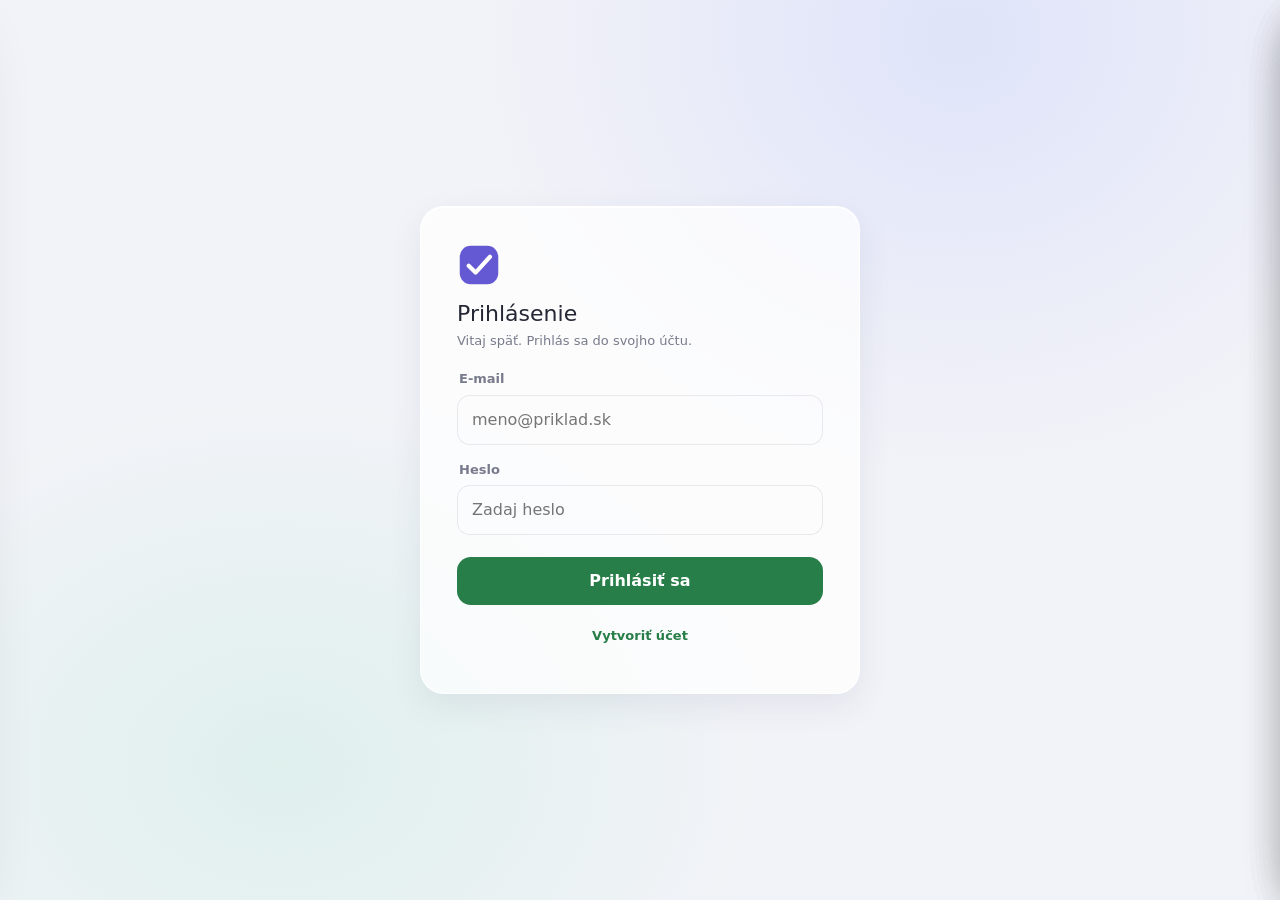
<file: public/index.html>
<!doctype html>
<html lang="sk">
<head>
    <meta charset="utf-8">
    <meta name="viewport" content="width=device-width, initial-scale=1, viewport-fit=cover">
    <meta name="color-scheme" content="light dark">
    <link rel="icon" href="assets/img/tasko.svg" type="image/svg+xml">
    <link rel="stylesheet" href="assets/vendor/bootstrap/css/bootstrap.min.css">
    <link rel="stylesheet" href="assets/vendor/summernote/summernote-bs5.min.css">
    <link rel="stylesheet" href="assets/css/app.css?v=20261105-7">
    <title>Tasko – Všetky úlohy</title>
</head>
<body>
    <div class="app-shell">
        <header class="topbar" aria-label="Horná lišta">
            <button class="icon-button menu-toggle" type="button" aria-label="Otvoriť menu" aria-controls="navigation-drawer" data-action="menu-toggle">☰</button>
            <a class="brand" href="#tasks" aria-label="Tasko – úvodná stránka"><img src="assets/img/tasko.svg" alt="" width="36" height="36"><span>task<span class="brand-accent">o</span></span></a>
            <button class="icon-button notification-button" type="button" aria-label="Notifikácie" aria-controls="notification-panel" aria-expanded="false" data-action="notifications"><svg viewBox="0 0 24 24" aria-hidden="true"><path d="M18 8a6 6 0 0 0-12 0c0 7-3 9-3 9h18s-3-2-3-9M10.3 21a2 2 0 0 0 3.4 0"/></svg><span class="notification-dot" aria-hidden="true"></span></button>
            <section class="notification-panel" id="notification-panel" aria-label="Upozornenia" hidden><div class="notification-panel-heading"><h2 data-i18n="notifications">Upozornenia</h2><button class="icon-button" type="button" data-action="notifications-close" aria-label="Zavrieť"><svg class="close-icon" viewBox="0 0 24 24" aria-hidden="true"><path d="M6 6l12 12M18 6 6 18"/></svg></button></div><ul id="notification-list"></ul></section>
            <button class="avatar" type="button" aria-label="Otvoriť profil" data-action="profile-open">?</button>
        </header>

        <aside class="sidebar" id="side-menu" aria-label="Hlavná navigácia">
            <div class="sidebar-heading" data-i18n="menu">Menu</div>
            <nav class="nav-list">
                <a class="nav-link is-active" href="#tasks" aria-current="page" data-action="navigate" data-i18n="all_tasks"><span class="nav-icon" aria-hidden="true">☷</span>Otvoren&#233; &#250;lohy</a>
                <a class="nav-link" href="#projects" data-action="navigate" data-i18n="projects"><span class="nav-icon" aria-hidden="true">▦</span>Projekty</a>
                <a class="nav-link" href="#calendar" data-action="navigate" data-i18n="calendar"><span class="nav-icon" aria-hidden="true">▣</span>Kalendár</a>
                <a class="nav-link" href="#done" data-action="navigate" data-i18n="done"><span class="nav-icon" aria-hidden="true">✓</span>Hotové</a>
                <a class="nav-link" href="#stats" data-action="navigate" data-i18n="stats"><span class="nav-icon" aria-hidden="true">▥</span>Štatistiky</a>
                <a class="nav-link" href="#audit" data-action="navigate"><span class="nav-icon" aria-hidden="true">◷</span><span data-i18n="audit">Audit log</span></a>
                <a class="nav-link" href="#settings" data-action="navigate" data-i18n="settings"><span class="nav-icon" aria-hidden="true">⚙</span>Nastavenia</a>
            </nav>
            <div class="sidebar-projects"><div class="sidebar-heading" data-i18n="my_projects">Moje projekty</div>
                <div id="sidebar-project-list" aria-live="polite"></div>
            </div>
            <!-- Samostatný zoznam rýchlych odkazov na projekty a úlohy, ku ktorým má účet prístup zdieľaním. --><div class="sidebar-projects"><div class="sidebar-heading">Zdieľané</div><div id="sidebar-shared-list" aria-live="polite"><div class="sidebar-link-skeleton" aria-hidden="true"></div><div class="sidebar-link-skeleton" aria-hidden="true"></div></div></div>
            <button class="add-project" type="button" data-action="project-open">＋ <span data-i18n="add_project">Pridať projekt</span></button>
            <p class="project-limit-sidebar" id="project-limit-sidebar" role="status" hidden></p>
        </aside>

        <main id="main-content">
            <div class="content-wrap" id="view">
                <div class="page-heading"><div><p class="eyebrow" data-i18n="today_overview">PREHĽAD DŇA</p><h1 id="page-title" data-i18n="all_tasks">Otvorené úlohy</h1><p class="page-subtitle">Máš pred sebou skvelý deň. Tu je tvoj plán.</p></div></div>
                <section class="summary-grid" aria-label="Súhrn úloh">
                    <article class="summary-card"><span class="summary-icon icon-green" aria-hidden="true">✓</span><div><strong id="open-task-count">0</strong><span>Otvorené úlohy</span></div></article>
                    <article class="summary-card"><span class="summary-icon icon-amber" aria-hidden="true">◷</span><div><strong id="overdue-task-count">0</strong><span>Po termíne</span></div></article>
                    <article class="summary-card"><span class="summary-icon icon-violet" aria-hidden="true">✓</span><div><strong id="completed-task-count">0</strong><span>Hotové úlohy</span></div></article>
                </section>
                <section class="task-section" aria-labelledby="open-heading"><div class="section-heading"><h2 id="open-heading" data-i18n="open_tasks">Otvoren&#233; &#250;lohy</h2><span class="section-count" id="open-section-count">Načítavam…</span></div><div id="task-open-list" aria-live="polite"><div class="task-skeleton" aria-hidden="true"></div><div class="task-skeleton" aria-hidden="true"></div><div class="task-skeleton" aria-hidden="true"></div></div></section>
            </div>
        </main>

        <button class="fab" type="button" aria-label="Pridať úlohu" data-action="task-create">＋</button>
        <!-- Samostatné vrstvy panelov dostanú obsluhu a správu fokusu v kroku F4. -->
        <button class="scrim" type="button" tabindex="-1" aria-label="Zavrieť menu alebo okno" data-action="overlay-close"></button>
        <section class="drawer panel" id="navigation-drawer" aria-labelledby="drawer-heading" aria-hidden="true"><div class="panel-header"><button class="icon-button" type="button" aria-label="Zavrieť menu" data-action="menu-close"><svg class="close-icon" viewBox="0 0 24 24" aria-hidden="true"><path d="M6 6l12 12M18 6 6 18"/></svg></button><h2 id="drawer-heading" data-i18n="menu">Menu</h2></div><nav class="nav-list"><a class="nav-link is-active" href="#tasks" data-action="navigate"><span class="nav-icon" aria-hidden="true">☷</span><span data-i18n="all_tasks">Otvoren&#233; &#250;lohy</span></a><a class="nav-link" href="#projects" data-action="navigate">▦　Projekty</a><a class="nav-link" href="#calendar" data-action="navigate">▣　Kalendár</a><a class="nav-link" href="#done" data-action="navigate">✓　Hotové</a><a class="nav-link" href="#stats" data-action="navigate">▥　Štatistiky</a><a class="nav-link" href="#audit" data-action="navigate"><span class="nav-icon" aria-hidden="true">◷</span><span data-i18n="audit">Audit log</span></a><a class="nav-link" href="#settings" data-action="navigate">⚙　Nastavenia</a></nav><div class="sidebar-projects"><div class="sidebar-heading">Zdieľané</div><div id="drawer-shared-list" aria-live="polite"><div class="sidebar-link-skeleton" aria-hidden="true"></div><div class="sidebar-link-skeleton" aria-hidden="true"></div></div></div></section>

        <section class="sheet panel" id="task-detail-panel" role="dialog" aria-modal="true" aria-labelledby="task-detail-title" aria-hidden="true"><div class="panel-header task-panel-header"><button class="icon-button" type="button" aria-label="Zavrieť detail úlohy" data-action="panel-close"><svg class="close-icon" viewBox="0 0 24 24" aria-hidden="true"><path d="M6 6l12 12M18 6 6 18"/></svg></button><h2 id="task-detail-title">Detail úlohy</h2></div><div class="task-detail-content" id="task-detail-content"></div></section>
        <section class="sheet panel" id="task-panel" role="dialog" aria-modal="true" aria-labelledby="task-panel-title" aria-hidden="true"><div class="panel-header task-panel-header"><button class="icon-button" type="button" aria-label="Späť" data-action="panel-close"><img class="back-arrow" src="assets/img/arrow-back.svg" alt=""></button><h2 id="task-panel-title">Nová úloha</h2></div><form class="panel-form" id="task-form" novalidate><label for="task-name">Názov úlohy</label><input id="task-name" name="title" type="text" maxlength="150" required aria-describedby="task-title-error" placeholder="Čo treba urobiť?" autocomplete="off"><span class="field-error" id="task-title-error"></span><span class="field-label" id="task-priority-label">Priorita</span><div class="priority-picker" role="radiogroup" aria-labelledby="task-priority-label"><label class="priority-option priority-low"><span class="priority-name">Nízka</span><input type="radio" name="priority" value="1" aria-label="Nízka"><span class="priority-swatch" aria-hidden="true"></span></label><label class="priority-option priority-medium"><span class="priority-name">Stredná</span><input type="radio" name="priority" value="2" aria-label="Stredná"><span class="priority-swatch" aria-hidden="true"></span></label><label class="priority-option priority-high"><span class="priority-name">Vysoká</span><input type="radio" name="priority" value="3" aria-label="Vysoká"><span class="priority-swatch" aria-hidden="true"></span></label><label class="priority-option priority-critical"><span class="priority-name">Kritická</span><input type="radio" name="priority" value="4" aria-label="Kritická"><span class="priority-swatch" aria-hidden="true"></span></label></div><span class="field-error" id="task-priority-error"></span><label for="task-project">Projekt</label><select id="task-project" name="project_id" required aria-describedby="task-project-error"></select><span class="field-error" id="task-project-error"></span><!-- Mená sa načítajú iba z členov a príjemcov, ktorí majú prístup ku konkrétnej úlohe. --><div id="task-assignment-fields" hidden><label for="task-assignee">Vykonávajúci člen</label><select id="task-assignee" name="assignee_id"><option value="">Nepriradený</option></select><label for="task-reviewer">Kontrolný člen</label><select id="task-reviewer" name="reviewer_id"><option value="">Nepriradený</option></select></div><label for="task-due-date">Termín</label><input id="task-due-date" name="due_date" type="date" required aria-describedby="task-due-date-error"><span class="field-error" id="task-due-date-error"></span><span class="field-label" id="task-description-label">Popis</span><div id="task-description" data-placeholder="Doplň podrobnosti"></div><input type="hidden" name="description"><span class="field-error" id="task-description-error"></span><div class="panel-actions task-form-actions"><button class="button button-danger task-delete-button" type="button" data-action="task-delete" hidden>Odstrániť</button><span class="action-spacer"></span><button class="button button-quiet" type="button" data-action="panel-close">Zrušiť</button><button class="button button-primary" type="submit">Uložiť</button></div></form></section>

        <section class="sheet panel" id="project-panel" role="dialog" aria-modal="true" aria-labelledby="project-panel-title" aria-hidden="true"><div class="panel-header task-panel-header"><button class="icon-button" type="button" aria-label="Späť" data-action="panel-close"><img class="back-arrow" src="assets/img/arrow-back.svg" alt=""></button><h2 id="project-panel-title">Nový projekt</h2></div><form class="panel-form" id="project-form" novalidate><label for="project-name">Názov projektu</label><input id="project-name" name="name" type="text" maxlength="40" required aria-describedby="project-name-error" placeholder="Napríklad Práca"><span class="field-error" id="project-name-error"></span><label for="project-description">Popis</label><textarea id="project-description" name="description" rows="3" maxlength="200" aria-describedby="project-description-error" placeholder="Krátky popis projektu"></textarea><span class="field-error" id="project-description-error"></span><span class="field-label">Ikona</span><div class="icon-picker" role="group" aria-label="Vyber ikonu projektu"><button type="button" aria-label="Práca" data-project-icon="briefcase" aria-pressed="true">💼</button><button type="button" aria-label="Domov" data-project-icon="house" aria-pressed="false">🏠</button><button type="button" aria-label="Škola" data-project-icon="book" aria-pressed="false">🎓</button><button type="button" aria-label="Nápad" data-project-icon="idea" aria-pressed="false">💡</button><button type="button" aria-label="Cieľ" data-project-icon="target" aria-pressed="false">🎯</button><button type="button" aria-label="Poznámka" data-project-icon="pin" aria-pressed="false">📌</button></div></form><div class="panel-actions project-panel-actions"><button class="button button-danger" type="button" data-action="project-delete" hidden>Odstrániť</button><span class="action-spacer"></span><button class="button button-quiet" type="button" data-action="panel-close">Zrušiť</button><button class="button button-primary" type="submit" form="project-form">Uložiť</button></div></section>

        <section class="sheet panel" id="profile-panel" role="dialog" aria-modal="true" aria-labelledby="profile-panel-title" aria-hidden="true"><div class="panel-header task-panel-header"><button class="icon-button" type="button" aria-label="Späť" data-action="panel-close"><img class="back-arrow" src="assets/img/arrow-back.svg" alt=""></button><h2 id="profile-panel-title">Profil</h2></div><form class="panel-form" id="profile-form" novalidate><div class="profile-preview" aria-hidden="true">?</div><p class="profile-email"></p><p class="profile-plan" aria-live="polite"></p><label for="profile-name">Meno</label><input id="profile-name" name="name" type="text" autocomplete="name" maxlength="60" required aria-describedby="profile-name-error"><span class="field-error" id="profile-name-error"></span><h3>Zmena hesla</h3><p class="helper-text">Ak heslo meniť nechceš, nechaj polia prázdne.</p><label for="current-password">Aktuálne heslo</label><input id="current-password" name="current_password" type="password" autocomplete="current-password" aria-describedby="profile-current-password-error"><span class="field-error" id="profile-current-password-error"></span><label for="new-password">Nové heslo</label><input id="new-password" name="new_password" type="password" autocomplete="new-password" minlength="8" aria-describedby="profile-new-password-error"><span class="field-error" id="profile-new-password-error"></span><div class="plan-rules"><strong>Standard:</strong> najviac 3 projekty, bez komentárov.<br><strong>Premium:</strong> neobmedzené projekty a komentáre.</div><button class="text-button demo-plan-toggle" type="button" data-action="plan-toggle" hidden></button><button class="logout-profile-button" type="button" data-action="logout">Odhlásiť sa</button></form><div class="panel-actions"><button class="button button-quiet" type="button" data-action="panel-close">Zrušiť</button><button class="button button-primary" type="button" data-action="profile-save">Uložiť</button></div></section>

        <!-- Formuláre sú oddelené podľa trás a posielajú iba polia určené API kontraktom. -->
        <section class="auth-shell" aria-label="Prihlásenie a registrácia">
            <form class="auth-card" id="login-form" novalidate>
                <img src="assets/img/tasko.svg" alt="" width="44" height="44"><h2 data-i18n="login">Prihlásenie</h2><p class="helper-text">Vitaj späť. Prihlás sa do svojho účtu.</p><p class="helper-text" id="demo-login-hint" hidden>Lokálny demo účet: <strong>jana@example.sk</strong>, heslo: <strong>password</strong>. Po obnovení stránky sa budeš musieť prihlásiť znova.</p>
                <label for="login-email">E-mail</label><input id="login-email" name="email" type="email" autocomplete="email" placeholder="meno@priklad.sk" required aria-describedby="login-email-error"><span class="field-error" id="login-email-error"></span>
                <label for="login-password">Heslo</label><input id="login-password" name="password" type="password" autocomplete="current-password" placeholder="Zadaj heslo" required aria-describedby="login-password-error"><span class="field-error" id="login-password-error"></span>
                <p class="form-error" id="login-form-error" role="alert"></p>
                <button class="button button-primary" type="submit" data-i18n="login_submit">Prihlásiť sa</button><button class="text-button" type="button" data-action="show-register" data-i18n="create_account">Vytvoriť účet</button>
            </form>
            <form class="auth-card" id="register-form" novalidate>
                <img src="assets/img/tasko.svg" alt="" width="44" height="44"><h2 data-i18n="register">Registrácia</h2><p class="helper-text">Vytvor si účet a usporiadaj si svoje úlohy.</p>
                <label for="register-name" data-i18n="name">Meno</label><input id="register-name" name="name" type="text" autocomplete="name" placeholder="Meno a priezvisko" minlength="1" maxlength="60" required aria-describedby="register-name-error"><span class="field-error" id="register-name-error"></span>
                <label for="register-email">E-mail</label><input id="register-email" name="email" type="email" autocomplete="email" placeholder="meno@priklad.sk" required aria-describedby="register-email-error"><span class="field-error" id="register-email-error"></span>
                <label for="register-password">Heslo</label><input id="register-password" name="password" type="password" autocomplete="new-password" placeholder="Aspoň 8 znakov" minlength="8" required aria-describedby="register-password-error"><span class="field-error" id="register-password-error"></span>
                <label for="register-password-confirm">Potvrdenie hesla</label><input id="register-password-confirm" name="password_confirm" type="password" autocomplete="new-password" placeholder="Zopakuj heslo" required aria-describedby="register-password-confirm-error"><span class="field-error" id="register-password-confirm-error"></span>
                <p class="helper-text password-notice">Upozornenie: Heslo sa nedá obnoviť.</p><p class="form-error" id="register-form-error" role="alert"></p>
                <button class="button button-primary" type="submit" data-i18n="register_submit">Vytvoriť účet</button><button class="text-button" type="button" data-action="show-login" data-i18n="back_to_login">Už máš účet? Prihlás sa</button>
            </form>
        </section>
        <dialog class="confirm-dialog" id="confirm-dialog" aria-labelledby="confirm-dialog-title" aria-describedby="confirm-dialog-message">
            <div class="confirm-dialog-content">
                <h2 id="confirm-dialog-title">Potvrdenie</h2>
                <p id="confirm-dialog-message"></p>
                <form method="dialog" class="confirm-dialog-actions">
                    <button class="button button-quiet" type="submit" value="cancel">Zrušiť</button>
                    <button class="button button-danger" id="confirm-dialog-submit" type="submit" value="confirm">Potvrdiť</button>
                </form>
            </div>
        </dialog>
        <div class="toast" id="toast" role="status" aria-live="polite" aria-atomic="true"></div>
    </div>
    <!-- Lokálne knižnice zostávajú v poradí určenom plánom F3. -->
    <script src="assets/vendor/jquery/jquery.min.js"></script>
    <script src="assets/vendor/bootstrap/js/bootstrap.bundle.min.js"></script>
    <script src="assets/vendor/summernote/summernote-bs5.min.js"></script>
    <script src="assets/vendor/summernote/lang/summernote-sk-SK.min.js"></script>
    <script src="assets/vendor/summernote/lang/summernote-cs-CZ.min.js"></script>
    <script src="assets/vendor/fullcalendar/index.global.min.js"></script>
    <script src="assets/js/config.js"></script>
    <script src="assets/js/app.js?v=20261105-3"></script>
</body>
</html>
</file>
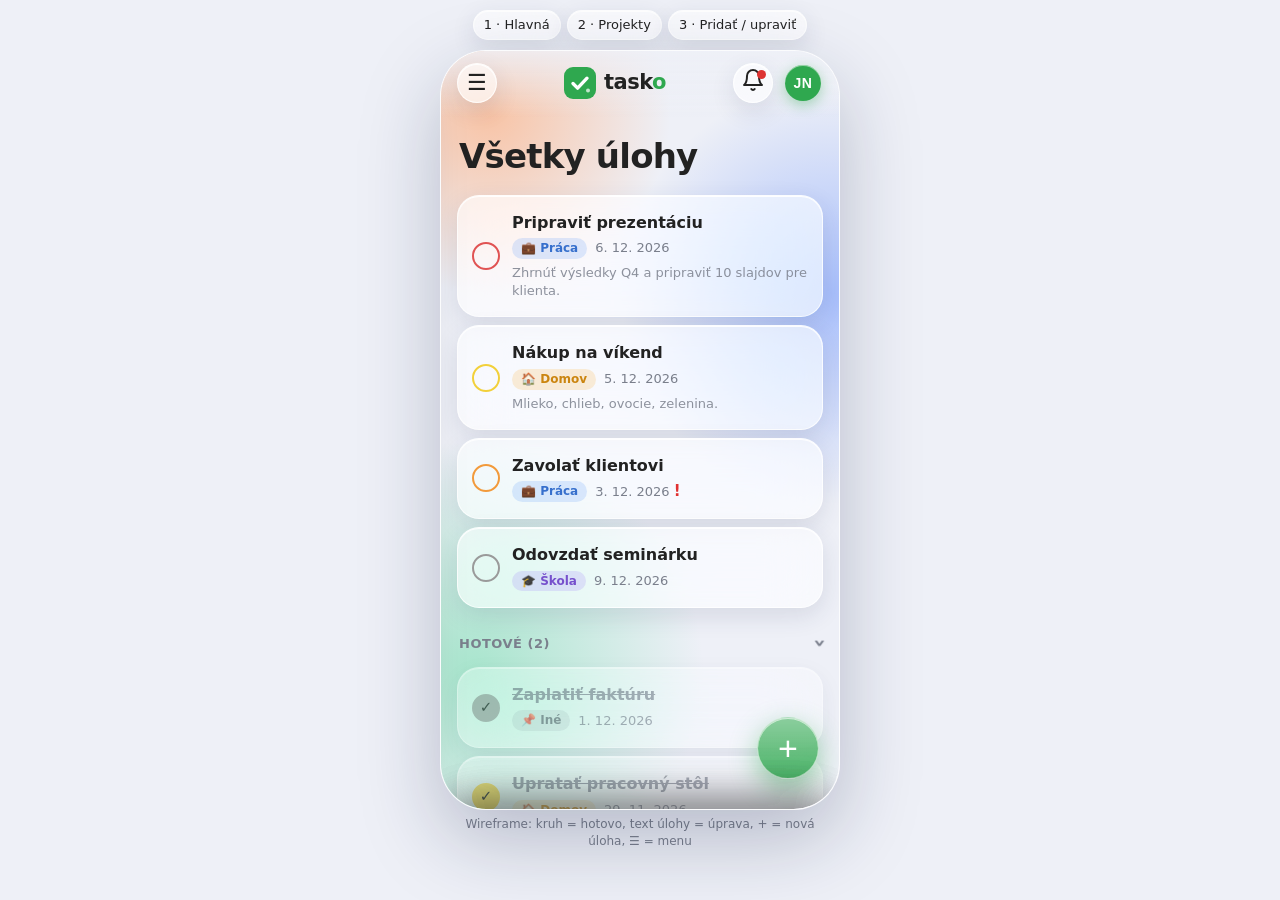
<file: To-do wireframe.html>
<!DOCTYPE html>
<html lang="sk">
<head>
<meta charset="utf-8">
<meta name="viewport" content="width=device-width, initial-scale=1, viewport-fit=cover">
<title>To-do wireframe</title>
<style>
:root{--bg:#f4f4f2;--surf:#fff;--ink:#222;--mut:#888;--line:#cfcfca;--acc:#2f7d3c;--ph:#e4e4e0;box-sizing:border-box;padding-top:env(safe-area-inset-top,0px);padding-bottom:env(safe-area-inset-bottom,0px)}
@media (prefers-color-scheme:dark){:root:not([data-theme="light"]){--bg:#161616;--surf:#222;--ink:#eee;--mut:#999;--line:#444;--acc:#5fb36d;--ph:#333}}
html{scroll-padding-top:env(safe-area-inset-top,0px)}
*{box-sizing:border-box}
body{margin:0;background:var(--bg);color:var(--ink);font:15px/1.4 system-ui,-apple-system,"Segoe UI",sans-serif;display:flex;flex-direction:column;align-items:center}
.jump{display:flex;gap:6px;padding:10px;flex-wrap:wrap;justify-content:center}
.jump button{font:inherit;font-size:13px;border:1px solid var(--line);background:var(--surf);color:var(--ink);padding:5px 10px;border-radius:14px;cursor:pointer}
.phone{position:relative;width:100%;max-width:400px;height:calc(100dvh - 60px);min-height:560px;max-height:760px;background:var(--surf);border:2px solid var(--line);border-radius:18px;overflow:hidden;display:flex;flex-direction:column}
@media(max-width:420px){.phone{border:0;border-radius:0;max-height:none}}
.nav{display:flex;align-items:center;gap:10px;padding:10px 12px;border-bottom:2px solid var(--line)}
.nav .logo{flex:1;height:36px;display:flex;align-items:center;justify-content:center;gap:8px;font-weight:800;font-size:21px;letter-spacing:-.5px}

.ib{width:40px;height:40px;border:0;background:none;color:var(--ink);font-size:22px;cursor:pointer;position:relative}
.dot{position:absolute;top:6px;right:6px;width:9px;height:9px;border-radius:50%;background:#d33}
main{flex:1;overflow:auto;padding:12px 14px 90px}
h1{font-size:20px;margin:0 0 8px}
.t{display:flex;align-items:center;gap:12px;padding:6px 0}.tx{cursor:pointer;padding:4px 0}.c{cursor:pointer}
.c{width:26px;height:26px;border:2px solid var(--ink);border-radius:50%;flex:none;display:grid;place-items:center;font-size:14px}
.t.done .c{background:var(--ink);color:var(--surf)}.t.done .tt{text-decoration:line-through;color:var(--mut)}
.tx{flex:1;min-width:0}.tt{font-weight:600}.ts{font-size:12px;color:var(--mut)}
.fl{font-size:18px;border:2px solid var(--line);width:28px;height:28px;display:grid;place-items:center}
hr{border:0;border-top:2px solid var(--line);margin:8px -14px}
.fab{position:absolute;right:16px;bottom:16px;width:56px;height:56px;border-radius:50%;border:2px solid var(--ink);background:var(--surf);color:var(--ink);font-size:30px;cursor:pointer;z-index:5}
.scrim{position:absolute;inset:0;background:#0006;opacity:0;pointer-events:none;transition:.2s;z-index:6}
.open .scrim{opacity:1;pointer-events:auto}
.drawer{position:absolute;top:0;bottom:0;left:0;width:82%;background:var(--surf);border-right:2px solid var(--line);transform:translateX(-100%);transition:.25s;z-index:7;display:flex;flex-direction:column}
.open .drawer{transform:none}
.drawer .nav{border-bottom:2px solid var(--line)}
.drawer .nav b{flex:1}
.mi{display:flex;gap:12px;align-items:center;padding:12px 14px;cursor:pointer;border:0;background:none;color:inherit;font:inherit;text-align:left;width:100%}
.mi .ic{width:40px;height:40px;border:2px solid var(--line);background:var(--ph);display:grid;place-items:center;flex:none}
.mi.on{background:var(--ph)}
.sheet{position:absolute;inset:0;background:var(--surf);z-index:8;transform:translateY(100%);transition:.25s;display:flex;flex-direction:column}
.edit .sheet:not(.psheet):not(.xsheet){transform:none}
.xedit .xsheet{transform:none}
.sheet .body{flex:1;overflow:auto;padding:14px}
label{display:block;font-size:12px;color:var(--mut);margin:12px 0 4px}
input[type=text],input[type=date]{width:100%;font:inherit;padding:11px;border:2px solid var(--line);background:var(--surf);color:var(--ink);border-radius:4px}
.seg{display:flex;border:2px solid var(--line);border-radius:4px;overflow:hidden}
.seg button{flex:1;padding:10px 2px;border:0;border-right:2px solid var(--line);background:var(--surf);color:var(--ink);font:inherit;font-size:13px;cursor:pointer}
.seg button:last-child{border:0}.seg button.on{background:var(--ink);color:var(--surf)}
.pr{display:flex;gap:10px}.pr button{width:48px;height:48px;border:2px solid var(--ink);border-radius:4px;color:#000;font-size:20px;font-weight:700;cursor:pointer}.pr button.on{outline:3px solid var(--ink);outline-offset:2px}select{width:100%;font:inherit;padding:13px 11px;border:2px solid var(--line);background:var(--surf);color:var(--ink);border-radius:4px}.tb{display:flex;gap:4px;border:2px solid var(--line);border-bottom:0;padding:4px}
.tb button{width:34px;height:30px;border:1px solid var(--line);background:var(--surf);color:var(--ink);cursor:pointer}
#ed{min-height:150px;border:2px solid var(--line);padding:10px;outline:none}
.act{display:flex;gap:10px;padding:12px 14px;border-top:2px solid var(--line)}
.act button{flex:1;padding:13px;font:inherit;font-weight:600;border:2px solid var(--ink);background:var(--surf);color:var(--ink);border-radius:4px;cursor:pointer}
.act .pri{background:var(--ink);color:var(--surf)}
.xf{width:46px!important;flex:none!important;border-radius:50%!important;padding:0!important;font-size:20px}
.toast{position:absolute;left:50%;bottom:84px;transform:translateX(-50%);background:var(--ink);color:var(--surf);padding:7px 14px;border-radius:16px;font-size:13px;opacity:0;transition:.2s;z-index:20;pointer-events:none}
.toast.s{opacity:1}
.note{font-size:12px;color:var(--mut);padding:6px 12px;text-align:center;max-width:400px}
.ds{font-size:13px;margin-top:3px;display:-webkit-box;-webkit-line-clamp:2;-webkit-box-orient:vertical;overflow:hidden;opacity:.85}
.pedit .psheet{transform:none}
textarea{width:100%;font:inherit;padding:11px;border:2px solid var(--line);background:var(--surf);color:var(--ink);border-radius:4px;resize:vertical}
.ics{display:grid;grid-template-columns:repeat(6,1fr);gap:8px}.ics button{aspect-ratio:1;font-size:22px;border:2px solid var(--line);background:var(--surf);border-radius:8px;cursor:pointer;padding:0}.ics button.on{border-color:var(--ink);background:var(--ph)}
.ov{color:#e03131;font-weight:800;font-size:15px}
.avt{display:grid;place-items:center;border-radius:50%;background:var(--acc);color:#fff;font-weight:700;letter-spacing:.5px;border:0}
.ib.avt{width:36px;height:36px;font-size:14px;margin:0 2px;cursor:pointer}.avt.big{width:84px;height:84px;font-size:30px}
input[type=password]{width:100%;font:inherit;padding:11px;border:2px solid var(--line);background:var(--surf);color:var(--ink);border-radius:4px}
.card{border:2px solid var(--line);border-radius:10px;padding:12px;margin-bottom:10px}
.pc{display:flex;gap:12px;align-items:center;cursor:pointer;background:none;border:0;padding:0;color:inherit;font:inherit;text-align:left;width:100%}
.bar{height:8px;background:var(--ph);border-radius:4px;overflow:hidden;margin-top:6px}.bar i{display:block;height:100%;background:var(--acc)}
.big{font-size:30px;font-weight:700}.grid2{display:grid;grid-template-columns:1fr 1fr;gap:10px}
.cal{display:grid;grid-template-columns:repeat(7,1fr);gap:4px;text-align:center}.cal b{font-size:11px;color:var(--mut);font-weight:600}
.cd{aspect-ratio:1;border:1px solid var(--line);background:var(--surf);color:var(--ink);border-radius:8px;font:inherit;font-size:13px;display:flex;flex-direction:column;align-items:center;justify-content:center;gap:2px;cursor:pointer;padding:0}
.cd.sel{background:var(--ink);color:var(--surf)}.dots{display:flex;gap:2px;height:6px}.dots i{width:6px;height:6px;border-radius:50%}
.mh{display:flex;align-items:center;justify-content:space-between;margin-bottom:8px}
.mh button,.link{border:1px solid var(--line);background:var(--surf);color:var(--ink);border-radius:8px;padding:6px 14px;font:inherit;cursor:pointer}
.sw{display:flex;align-items:center;justify-content:space-between;padding:14px 0;border-bottom:1px solid var(--line)}
.tgl{width:46px;height:26px;border-radius:13px;background:var(--line);border:0;position:relative;cursor:pointer;transition:.2s;flex:none}
.tgl:after{content:"";position:absolute;top:3px;left:3px;width:20px;height:20px;border-radius:50%;background:var(--surf);transition:.2s}
.tgl.on{background:var(--acc)}.tgl.on:after{left:23px}
.av{width:56px;height:56px;border-radius:50%;background:var(--ph);border:2px solid var(--line);display:grid;place-items:center;font-size:24px;flex:none}
:root[data-theme="dark"]{--bg:#161616;--surf:#222;--ink:#eee;--mut:#999;--line:#444;--acc:#5fb36d;--ph:#333}
/* iOS + liquid glass */
:root{--g:rgba(255,255,255,.5);--gb:rgba(255,255,255,.78);--gs:rgba(250,250,255,.86);--fill:rgba(120,120,128,.12);--ob:1;--bf:blur(22px) saturate(180%);--hl:inset 0 1px 0 rgba(255,255,255,.9),0 8px 24px rgba(40,50,90,.12);--bg:#eef0f7;--acc:#2fa84f;--line:#d0d3dc;--mut:#7a7f8c}
@media (prefers-color-scheme:dark){:root:not([data-theme="light"]){--g:rgba(70,72,90,.38);--gb:rgba(255,255,255,.16);--gs:rgba(32,34,46,.84);--fill:rgba(255,255,255,.1);--ob:.5;--hl:inset 0 1px 0 rgba(255,255,255,.18),0 8px 24px rgba(0,0,0,.35);--bg:#0e1018;--acc:#4cd070;--line:#444a5c}}
:root[data-theme="dark"]{--g:rgba(70,72,90,.38);--gb:rgba(255,255,255,.16);--gs:rgba(32,34,46,.84);--fill:rgba(255,255,255,.1);--ob:.5;--hl:inset 0 1px 0 rgba(255,255,255,.18),0 8px 24px rgba(0,0,0,.35);--bg:#0e1018;--acc:#4cd070;--line:#444a5c}
body{font-family:-apple-system,"SF Pro Text",system-ui,"Segoe UI",sans-serif;background:var(--bg)}
.phone{background:var(--bg);border:1px solid var(--gb);border-radius:46px;box-shadow:0 30px 80px rgba(20,30,70,.25)}
@media(max-width:420px){.phone{border:0;border-radius:0;box-shadow:none}}
.phone::before{content:"";position:absolute;inset:0;z-index:0;opacity:var(--ob);background:radial-gradient(260px 260px at 12% 8%,rgba(255,165,110,.6),transparent 70%),radial-gradient(300px 300px at 98% 32%,rgba(110,150,255,.55),transparent 70%),radial-gradient(330px 330px at 8% 82%,rgba(110,220,170,.55),transparent 70%)}
.nav{border:0}
.phone>.nav{position:absolute;top:0;left:0;right:0;z-index:4;padding:12px 16px 14px;background:linear-gradient(to bottom,color-mix(in srgb,var(--bg) 80%,transparent),transparent);display:flex;align-items:center;gap:10px}
.phone>.nav .ib:not(.avt),.t,.card,.cd,.mh button,.link,.sw,.drawer,.sheet,.fab,.toast,.jump button{backdrop-filter:var(--bf);-webkit-backdrop-filter:var(--bf)}
.phone>.nav .ib:not(.avt){background:var(--g);border:1px solid var(--gb);border-radius:50%;box-shadow:var(--hl)}
.phone>.nav .logo{flex:1;margin:0 auto;padding:0;height:40px;background:none;border:0;box-shadow:none;display:flex;align-items:center;justify-content:center;gap:8px;font-weight:800;font-size:21px;letter-spacing:-.5px}
.ib.avt{box-shadow:inset 0 1px 0 rgba(255,255,255,.5),0 4px 14px color-mix(in srgb,var(--acc) 40%,transparent)}
main{position:relative;z-index:1;padding:76px 16px 120px}
h1{font-size:34px;font-weight:800;letter-spacing:-.8px;margin:6px 2px 14px}
hr{border:0;height:0;margin:16px 0 10px}
.t{background:var(--g);border:1px solid var(--gb);border-radius:22px;padding:12px 14px;margin-bottom:8px;box-shadow:var(--hl)}
.t.done{opacity:.6}.tt{font-size:16px}.ts{font-size:13px}
.card{background:var(--g);border:1px solid var(--gb);border-radius:24px;box-shadow:var(--hl)}
.cd{border:0;background:var(--g);border-radius:14px}.cd.sel{background:var(--acc);color:#fff}
.mh button,.link{background:var(--g);border:1px solid var(--gb);border-radius:999px;box-shadow:var(--hl)}
.sw{background:var(--g);border:1px solid var(--gb);border-radius:20px;padding:12px 16px;margin-bottom:8px;box-shadow:var(--hl)}
.fab{right:20px;bottom:calc(22px + env(safe-area-inset-bottom,0px));width:62px;height:62px;border:1px solid rgba(255,255,255,.55);color:#fff;font-size:34px;font-weight:300;line-height:1;padding:0;background:linear-gradient(180deg,rgba(255,255,255,.35),rgba(255,255,255,0)),color-mix(in srgb,var(--acc) 85%,transparent);box-shadow:inset 0 1px 0 rgba(255,255,255,.6),0 10px 28px color-mix(in srgb,var(--acc) 45%,transparent)}
.scrim{background:rgba(0,0,0,.25);backdrop-filter:blur(3px);-webkit-backdrop-filter:blur(3px)}
.drawer{top:10px;bottom:10px;left:10px;width:78%;border-radius:30px;overflow:hidden;background:var(--gs);border:1px solid var(--gb);box-shadow:var(--hl),0 20px 60px rgba(0,0,0,.25);transform:translateX(-115%)}
.open .drawer{transform:none}
.mi{border-radius:16px;margin:2px 8px;width:calc(100% - 16px)}.mi .ic{border:0;background:var(--fill);border-radius:12px}.mi.on{background:var(--fill)}
.edit::after,.pedit::after,.xedit::after{content:"";position:absolute;inset:0;background:rgba(0,0,0,.32);z-index:7;pointer-events:none}
.sheet{top:24px;border-radius:30px 30px 0 0;background:var(--gs);border-top:1px solid var(--gb);box-shadow:0 -10px 40px rgba(0,0,0,.2)}
.sheet::before{content:"";display:block;width:38px;height:5px;border-radius:3px;background:var(--line);margin:8px auto 0;flex:none}
.sheet .nav b{text-align:center;margin-right:40px;font-size:17px}
label{font-size:13px;margin:16px 4px 6px}
input[type=text],input[type=date],input[type=password],textarea,select{background:var(--fill);border:0;border-radius:14px;padding:14px;font-size:16px}
.tb{border:0;background:var(--fill);border-radius:14px 14px 0 0;padding:6px}.tb button{border:0;background:transparent;border-radius:8px}
#ed{background:var(--fill);border:0;border-radius:0 0 14px 14px;padding:14px;border-top:1px solid var(--line)}
.pr button{width:44px;height:44px;border:0;border-radius:50%;box-shadow:inset 0 1px 0 rgba(255,255,255,.5)}.pr button.on{outline:3px solid var(--ink);outline-offset:3px}
.ics button{border:0;background:var(--fill);border-radius:16px}.ics button.on{background:color-mix(in srgb,var(--acc) 22%,transparent);outline:2px solid var(--acc)}
.seg{border:0;background:var(--fill);border-radius:12px;padding:3px}.seg button{border:0;background:transparent;border-radius:10px;color:var(--ink)}.seg button.on{background:var(--surf);color:var(--ink);box-shadow:0 1px 4px rgba(0,0,0,.18)}
.act{border:0;padding:12px 16px calc(16px + env(safe-area-inset-bottom,0px))}
.act button{border:0;border-radius:16px;background:var(--fill);color:var(--ink);padding:15px;font-size:16px}.act .pri{background:var(--acc);color:#fff}#del,#pdel{color:#e5393b}
.act .xf{border-radius:50%;width:50px!important;height:50px;padding:0}
.toast{background:rgba(30,30,35,.78);color:#fff}
.jump button{background:var(--g);border:1px solid var(--gb);border-radius:999px;box-shadow:var(--hl)}
/* v3 */
:root{--g:rgba(255,255,255,.62);--bf:blur(28px) saturate(190%)}
@media (prefers-color-scheme:dark){:root:not([data-theme="light"]){--g:rgba(90,95,135,.34);--gs:rgba(22,24,40,.9);--bg:#0a0c15;--ob:.85}}
:root[data-theme="dark"]{--g:rgba(90,95,135,.34);--gs:rgba(22,24,40,.9);--bg:#0a0c15;--ob:.85}
button{transition:transform .12s,background .2s}button:active{transform:scale(.94)}
.t{transition:transform .15s}.t:active{transform:scale(.985)}
@keyframes pop{0%{transform:scale(.6)}60%{transform:scale(1.25)}100%{transform:scale(1)}}
@keyframes fadeUp{from{opacity:0;transform:translateY(10px)}to{opacity:1;transform:none}}
.an>*{animation:fadeUp .35s both}
.phone>.nav .logo{margin:0 auto 0 0}
main{padding-bottom:90px}
.fab{bottom:calc(30px + env(safe-area-inset-bottom,0px))}.toast{bottom:62px}
.tabs{display:none}
.c{width:28px;height:28px;font-weight:800;font-size:15px;transition:background .2s,border-color .2s}.c.pop{animation:pop .35s}
.t .ts{display:flex;align-items:center;gap:8px;flex-wrap:wrap;margin-top:4px}.dt{color:var(--mut)}
.tag{padding:2px 9px;border-radius:999px;font-size:12px;font-weight:600;background:color-mix(in srgb,var(--pc) 16%,transparent);color:color-mix(in srgb,var(--pc) 80%,var(--ink))}
.ds{color:var(--mut);margin-top:5px}
.big{font-size:38px;font-weight:800;letter-spacing:-1px}
.sec{display:flex;align-items:center;justify-content:space-between;width:100%;margin:20px 2px 8px;padding:0;border:0;background:none;color:var(--mut);font:inherit;font-size:13px;font-weight:700;text-transform:uppercase;letter-spacing:.5px;cursor:pointer}
.chev{display:inline-block;font-style:normal;font-size:22px;transition:transform .2s}.chev.open{transform:rotate(90deg)}
.empty{display:flex;flex-direction:column;align-items:center;gap:8px;padding:28px 12px;text-align:center;color:var(--mut)}.empty svg{opacity:.55}
.pic{width:54px;height:54px;border-radius:17px;display:grid;place-items:center;font-size:28px;flex:none;background:linear-gradient(145deg,color-mix(in srgb,var(--pc) 38%,transparent),color-mix(in srgb,var(--pc) 14%,transparent));border:1px solid color-mix(in srgb,var(--pc) 40%,transparent);box-shadow:inset 0 1px 0 rgba(255,255,255,.6)}
.cd.today{outline:2px solid var(--acc);outline-offset:-2px}.cd.late{color:#e5393b;font-weight:700}.cd.sel.late{color:#fff}
.dayp{background:var(--g);border:1px solid var(--gb);border-radius:24px;padding:14px;margin-top:14px;box-shadow:var(--hl);backdrop-filter:var(--bf);-webkit-backdrop-filter:var(--bf)}
.dayp .t{background:var(--fill);box-shadow:none;border:0;backdrop-filter:none;-webkit-backdrop-filter:none}
.wk{display:flex;gap:8px;align-items:flex-end;height:130px;margin-top:12px}
.wc{flex:1;display:flex;flex-direction:column;align-items:center;justify-content:flex-end;gap:4px;font-size:11px;color:var(--mut)}
.wc i{display:block;width:100%;border-radius:8px;background:linear-gradient(var(--acc),color-mix(in srgb,var(--acc) 45%,transparent))}.wc b{color:var(--ink);font-size:12px}
</style>
</head>
<body>
<div class="jump">
  <button onclick="go('main')">1 · Hlavná</button>
  <button onclick="pick(1)">2 · Projekty</button>
  <button onclick="go('new')">3 · Pridať / upraviť</button>
</div>

<div class="phone" id="ph">
  <div class="nav">
    <button class="ib" id="burger" aria-label="Menu" onclick="toggleMenu(true)">☰</button>
    <div class="logo" aria-label="tasko"><svg width="32" height="32" viewBox="0 0 32 32" aria-hidden="true"><rect width="32" height="32" rx="9" fill="var(--acc)"/><path d="M9 16.5l4.6 4.6L23 11.2" fill="none" stroke="#fff" stroke-width="3.4" stroke-linecap="round" stroke-linejoin="round"/><circle cx="24" cy="23.5" r="2" fill="#fff" opacity=".7"/></svg><span>task<i style="color:var(--acc);font-style:normal">o</i></span></div>
    <button class="ib" aria-label="Notifikácie" onclick="toast('Žiadne nové notifikácie');var d=this.querySelector('.dot');if(d)d.remove()"><svg width="24" height="24" viewBox="0 0 24 24" fill="none" stroke="currentColor" stroke-width="2" stroke-linecap="round" stroke-linejoin="round"><path d="M18 8a6 6 0 0 0-12 0c0 7-3 9-3 9h18s-3-2-3-9"/><path d="M13.7 21a2 2 0 0 1-3.4 0"/></svg><span class="dot"></span></button>
    <button class="ib avt" id="avb" aria-label="Profil" onclick="openProf()"></button>
  </div>
  <main>
    <h1 id="ttl">Všetky úlohy</h1>
    <div id="view"></div>
  </main>
  <button class="fab" aria-label="Pridať úlohu" onclick="fabGo()">+</button>

  <nav class="tabs" id="tabs" aria-label="Navigácia"></nav>
  <div class="scrim" onclick="toggleMenu(false)"></div>
  <aside class="drawer" aria-label="Menu">
    <div class="nav"><button class="ib" onclick="toggleMenu(false)" aria-label="Zavrieť">✕</button><b>Menu</b></div>
    <div id="menu"></div>
  </aside>

  <section class="sheet" aria-label="Úloha">
    <div class="nav"><button class="ib" onclick="closeEdit()" aria-label="Späť">←</button><b id="sh" style="flex:1">Nová úloha</b></div>
    <div class="body">
      <label>Názov</label>
      <input type="text" id="name" placeholder="Názov úlohy">
      <label>Priorita</label>
      <div class="pr" id="pri"></div>
      <label>Projekt</label>
      <select id="proj" onchange="proj=+this.value"></select>
      <label>Termín</label>
      <input type="date" id="date" value="2026-01-01">
      <label>Popis (WYSIWYG)</label>
      <div class="tb">
        <button onclick="fmt('bold')"><b>B</b></button>
        <button onclick="fmt('italic')"><i>I</i></button>
        <button onclick="fmt('insertUnorderedList')">•</button>
      </div>
      <div id="ed" contenteditable="true"></div>
    </div>
    <div class="act">
      <button class="pri" onclick="save()">Uložiť</button>
      <button id="del" onclick="del()">Zmazať</button>
      <button class="xf" onclick="closeEdit()" aria-label="Zavrieť">✕</button>
    </div>
  </section>
  <section class="sheet psheet" aria-label="Projekt">
    <div class="nav"><button class="ib" onclick="closeProj()" aria-label="Späť">←</button><b id="psh" style="flex:1">Nový projekt</b></div>
    <div class="body">
      <label>Názov</label>
      <input type="text" id="pn" placeholder="Názov projektu">
      <label>Popis</label>
      <textarea id="pd" rows="3" placeholder="Krátky popis projektu"></textarea>
      <label>Ikona</label>
      <div class="ics" id="ics"></div>
    </div>
    <div class="act">
      <button class="pri" onclick="saveProj()">Uložiť</button>
      <button id="pdel" onclick="delProj()">Zmazať</button>
      <button class="xf" onclick="closeProj()" aria-label="Zavrieť">✕</button>
    </div>
  </section>
  <section class="sheet xsheet" aria-label="Profil">
    <div class="nav"><button class="ib" onclick="closeProf()" aria-label="Späť">←</button><b style="flex:1">Profil</b></div>
    <div class="body">
      <div style="display:flex;justify-content:center;margin:6px 0 4px"><span class="avt big" id="bigav"></span></div>
      <label>Meno</label>
      <input type="text" id="un" placeholder="Meno a priezvisko" oninput="$('bigav').textContent=ini(this.value)">
      <div class="tt" style="margin-top:24px">Zmena hesla</div>
      <div class="ts">Nechaj prázdne, ak heslo meniť nechceš</div>
      <label>Aktuálne heslo</label>
      <input type="password" id="p0" autocomplete="current-password">
      <label>Nové heslo</label>
      <input type="password" id="p1" autocomplete="new-password">
      <label>Potvrdiť nové heslo</label>
      <input type="password" id="p2" autocomplete="new-password">
    </div>
    <div class="act">
      <button class="pri" onclick="saveProf()">Uložiť</button>
      <button class="xf" onclick="closeProf()" aria-label="Zavrieť">✕</button>
    </div>
  </section>
  <div class="toast" id="toast"></div>
</div>
<div class="note">Wireframe: kruh = hotovo, text úlohy = úprava, + = nová úloha, ☰ = menu</div>

<script>
var P=["Práca","Domov","Škola","Iné"],proj=0,pri=1,eid=null,PC=["#9a9a9a","#f2d03b","#f29a3b","#e05353"],PN=["Nízka","Stredná","Vysoká","Kritická"];
var tasks=[
 {id:1,t:"Pripraviť prezentáciu",p:0,d:"2026-01-03",done:false,flag:true},
 {id:2,t:"Nákup na víkend",p:1,d:"2026-01-02",done:false},
 {id:3,t:"Zavolať klientovi",p:0,d:"2026-01-01",done:false},
 {id:4,t:"Odovzdať seminárku",p:2,d:"2026-01-05",done:false},
 {id:5,t:"Zaplatiť faktúru",p:3,d:"2025-12-30",done:true},
 {id:6,t:"Upratať pracovný stôl",p:1,d:"2025-12-28",done:true}
];
tasks.forEach(function(t,i){t.pr=[3,1,2,0,0,1][i]});
tasks[0].note="Zhrnúť výsledky Q4 a pripraviť 10 slajdov pre klienta.";tasks[1].note="Mlieko, chlieb, ovocie, zelenina.";tasks.forEach(function(t,i){t.d=iso([2,1,-1,5,-3,-5][i])});
var cur=0,sub=null,cm={y:new Date().getFullYear(),m:new Date().getMonth()},sd=iso(0),PI=["💼","🏠","🎓","📌"],MN=["Január","Február","Marec","Apríl","Máj","Jún","Júl","August","September","Október","November","December"],dk=!!(window.matchMedia&&matchMedia("(prefers-color-scheme: dark)").matches);
var items=[["📋","Všetky úlohy","Prehľad všetkého"],["📁","Projekty","Pridávaj a spravuj projekty"],["📅","Kalendár","Termíny podľa dní"],["✔","Hotové","Archív splnených"],["📊","Štatistiky","Týždenný prehľad"],["⚙️","Nastavenia","Účet a vzhľad"]];
var $=function(i){return document.getElementById(i)},ph=$("ph");
function esc(s){return s.replace(/[&<>]/g,function(c){return{"&":"&amp;","<":"&lt;",">":"&gt;"}[c]})}
function fd(d){if(!d)return"";var a=d.split("-");return +a[2]+". "+ +a[1]+". "+a[0]}
function row(t){return '<div class="t'+(t.done?' done':'')+'" data-id="'+t.id+'"><span class="c" role="button" aria-label="Hotovo" title="Priorita: '+PN[t.pr]+'" style="border-color:'+PC[t.pr]+(t.done?';background:'+PC[t.pr]+';color:#000':'')+'" onclick="tog('+t.id+')">'+(t.done?'✓':'')+'</span><div class="tx" onclick="openEdit('+t.id+')"><div class="tt">'+esc(t.t)+'</div><div class="ts"><span class="tag" style="--pc:'+pcol(t.p)+'">'+PI[t.p]+' '+esc(P[t.p])+'</span><span class="dt">'+fd(t.d)+(!t.done&&t.d&&t.d<iso(0)?' <b class="ov" title="Po termíne" aria-label="Po termíne">!</b>':'')+'</span></div>'+(t.note&&pl(t.note).trim()?'<div class="ds">'+esc(pl(t.note).trim())+'</div>':'')+'</div></div>'}
function iso(o){var d=new Date();d.setDate(d.getDate()+o);return d.getFullYear()+"-"+pad(d.getMonth()+1)+"-"+pad(d.getDate())}
var hd=false,PCOL=["#3b82f6","#f59e0b","#8b5cf6","#6b7280","#ec4899","#14b8a6","#ef4444","#84cc16"],DN=["Po","Ut","St","Št","Pi","So","Ne"],
 SX='<svg width="20" height="20" viewBox="0 0 24 24" fill="none" stroke="currentColor" stroke-width="2.2" stroke-linecap="round"><path d="M6 6l12 12M18 6L6 18"/></svg>',
 SB='<svg width="22" height="22" viewBox="0 0 24 24" fill="none" stroke="currentColor" stroke-width="2.2" stroke-linecap="round" stroke-linejoin="round"><path d="M15 5l-7 7 7 7"/></svg>',
 EM='<svg width="38" height="38" viewBox="0 0 24 24" fill="none" stroke="currentColor" stroke-width="1.6" stroke-linecap="round" stroke-linejoin="round"><circle cx="12" cy="12" r="9"/><path d="M8 12.5l2.7 2.7L16 9.5"/></svg>',
 TB=[[0,"Úlohy",'<path d="M9 6h11M9 12h11M9 18h11"/><path d="M4 6l1 1 2-2M4 12l1 1 2-2M4 18l1 1 2-2"/>'],[1,"Projekty",'<path d="M3 7a2 2 0 0 1 2-2h4l2 2h8a2 2 0 0 1 2 2v8a2 2 0 0 1-2 2H5a2 2 0 0 1-2-2z"/>'],[2,"Kalendár",'<rect x="3" y="5" width="18" height="16" rx="3"/><path d="M3 10h18M8 3v4M16 3v4"/>'],[4,"Štatistiky",'<path d="M5 20V10M12 20V4M19 20v-7"/>'],[5,"Nastavenia",'<path d="M4 7h10M18 7h2M4 17h2M10 17h10"/><circle cx="16" cy="7" r="2"/><circle cx="8" cy="17" r="2"/>']];
function pcol(i){return PCOL[i%PCOL.length]}
function tabR(){$("tabs").innerHTML=TB.map(function(t){return '<button class="'+(cur==t[0]?'on':'')+'" onclick="pick('+t[0]+')"><svg width="24" height="24" viewBox="0 0 24 24" fill="none" stroke="currentColor" stroke-width="1.9" stroke-linecap="round" stroke-linejoin="round">'+t[2]+'</svg><span>'+t[1]+'</span></button>'}).join("")}
function pl(h){return new DOMParser().parseFromString(h,"text/html").body.textContent}
function lst(a,e){return a.length?a.map(row).join(""):(e?'<div class="empty">'+EM+'<div>'+e+'</div></div>':'')}
function sw(a,b,on,k){return '<div class="sw"><span><div class="tt">'+a+'</div><div class="ts">'+b+'</div></span><button class="tgl'+(on?' on':'')+'" aria-label="'+a+'" onclick="tgl(this,\''+k+'\')"></button></div>'}
function tgl(b,k){b.classList.toggle("on");if(k=="dark")document.documentElement.dataset.theme=b.classList.contains("on")?"dark":"light"}
function mv(n){cm.m+=n;if(cm.m>11){cm.m=0;cm.y++}if(cm.m<0){cm.m=11;cm.y--}render()}
function pad(n){return n<10?"0"+n:""+n}
function render(){
 var v=$("view"),h=items[cur][1],o=tasks.filter(function(t){return!t.done}),d=tasks.filter(function(t){return t.done}),s="";
 document.querySelector(".fab").style.display=(cur==4||cur==5)?"none":"";
 if(cur==0){s=lst(o,"Všetko hotové 🎉")+(d.length?'<button class="sec" onclick="hd=!hd;render()"><span>Hotové ('+d.length+')</span><i class="chev'+(hd?'':' open')+'">›</i></button>'+(hd?'':lst(d,"")):'')}
 if(cur==1){
  if(sub===null){s=P.map(function(p,i){var a=tasks.filter(function(t){return t.p==i}),n=a.filter(function(t){return t.done}).length;return '<div class="card" style="display:flex;align-items:center;gap:8px"><button class="pc" onclick="sub='+i+';render()"><span class="pic" style="--pc:'+pcol(i)+'">'+PI[i]+'</span><span style="flex:1"><div class="tt">'+esc(p)+'</div>'+(PD[i]?'<div class="ds">'+esc(PD[i])+'</div>':'')+'<div class="ts">'+n+' z '+a.length+' hotovo</div><div class="bar"><i style="width:'+(a.length?100*n/a.length:0)+'%;background:'+pcol(i)+'"></i></div></span><span>›</span></button><button class="ib" aria-label="Upraviť" onclick="openProj('+i+')">✎</button></div>'}).join("")+'<button class="link" style="width:100%;margin-top:4px" onclick="openProj()">+ Nový projekt</button>'}
  else{h=P[sub];var q=tasks.filter(function(t){return t.p==sub});s='<div style="display:flex;justify-content:space-between"><button class="link" onclick="sub=null;render()">← Projekty</button><button class="link" onclick="openProj('+sub+')">✎ Upraviť</button></div>'+(PD[sub]?'<p class="ds" style="margin:10px 0 0;-webkit-line-clamp:unset">'+esc(PD[sub])+'</p>':'')+'<div style="margin-top:8px">'+lst(q.filter(function(t){return!t.done}),"Žiadne otvorené úlohy")+'<hr>'+lst(q.filter(function(t){return t.done}),"")+'</div>'}
 }
 if(cur==2){
  var y=cm.y,m=cm.m,f=(new Date(y,m,1).getDay()+6)%7,n=new Date(y,m+1,0).getDate(),i;
  s='<div class="mh"><button onclick="mv(-1)" aria-label="Predošlý">‹</button><b>'+MN[m]+' '+y+'</b><button onclick="mv(1)" aria-label="Ďalší">›</button></div><div class="cal">'+["Po","Ut","St","Št","Pi","So","Ne"].map(function(x){return'<b>'+x+'</b>'}).join("");
  for(i=0;i<f;i++)s+='<span></span>';
  for(i=1;i<=n;i++){var k=y+"-"+pad(m+1)+"-"+pad(i),a=tasks.filter(function(t){return t.d==k&&!t.done}).slice(0,3);
   s+='<button class="cd'+(sd==k?' sel':'')+(k==iso(0)?' today':'')+(k<iso(0)&&a.length?' late':'')+'" onclick="sd=\''+k+'\';render()">'+i+'<span class="dots">'+a.map(function(t){return'<i style="background:'+PC[t.pr]+'"></i>'}).join("")+'</span></button>'}
  s+='</div><div class="dayp"><div class="tt" style="margin:0 0 6px">'+fd(sd)+'</div>'+lst(tasks.filter(function(t){return t.d==sd}),"Žiadne úlohy v tento deň")+'</div>';
 }
 if(cur==3){s='<p class="ts">'+d.length+' splnených · kliknutím na kruh úlohu obnovíš</p>'+lst(d,"Zatiaľ nič nesplnené")+(d.length?'<button class="link" style="margin-top:12px" onclick="tasks=tasks.filter(function(t){return!t.done});render();toast(\'Archív vyčistený\')">Vymazať hotové</button>':"")}
 if(cur==4){
  var pc=tasks.length?Math.round(100*d.length/tasks.length):0;
  s='<div class="grid2"><div class="card"><div class="big">'+o.length+'</div><div class="ts">Otvorených</div></div><div class="card"><div class="big">'+d.length+'</div><div class="ts">Hotových</div></div></div><div class="card"><div class="tt">Splnené '+pc+' %</div><div class="bar"><i style="width:'+pc+'%"></i></div></div><div class="card"><div class="tt">Otvorené podľa priority</div>'+PN.map(function(x,i){var c=o.filter(function(t){return t.pr==i}).length;return'<div class="ts" style="margin-top:10px">'+x+' · '+c+'</div><div class="bar"><i style="width:'+(o.length?100*c/o.length:0)+'%;background:'+PC[i]+'"></i></div>'}).join("")+'</div>';
 }
 if(cur==4){var tot=tasks.length,pc2=tot?d.length/tot:0,C=2*Math.PI*44,days=[],mx=1,i2,late=o.filter(function(t){return t.d<iso(0)}).length;
  for(i2=0;i2<7;i2++){var kk=iso(i2),c2=o.filter(function(t){return t.d==kk}).length;days.push([kk,c2]);if(c2>mx)mx=c2}
  s='<div class="card" style="display:flex;align-items:center;gap:18px"><svg width="110" height="110" viewBox="0 0 110 110"><circle cx="55" cy="55" r="44" fill="none" style="stroke:var(--fill)" stroke-width="12"/><circle cx="55" cy="55" r="44" fill="none" style="stroke:var(--acc)" stroke-width="12" stroke-linecap="round" stroke-dasharray="'+(C*pc2)+' '+C+'" transform="rotate(-90 55 55)"/><text x="55" y="62" text-anchor="middle" font-size="22" font-weight="800" fill="currentColor">'+Math.round(pc2*100)+' %</text></svg><div><div class="tt">Splnené</div><div class="ts">'+d.length+' z '+tot+' hotovo</div>'+(late?'<div class="ts" style="color:#e5393b;margin-top:6px">'+late+' po termíne</div>':'')+'</div></div>'
  +'<div class="card"><div class="tt">Najbližších 7 dní</div><div class="wk">'+days.map(function(x){return '<div class="wc"><b>'+x[1]+'</b><i style="height:'+(8+x[1]/mx*70)+'px"></i><span>'+DN[(new Date(x[0]+'T12:00:00').getDay()+6)%7]+'</span></div>'}).join("")+'</div></div>'
  +'<div class="card"><div class="tt">Otvorené podľa priority</div>'+PN.map(function(x,i){var c=o.filter(function(t){return t.pr==i}).length;return'<div class="ts" style="margin-top:10px">'+x+' · '+c+'</div><div class="bar"><i style="width:'+(o.length?100*c/o.length:0)+'%;background:'+PC[i]+'"></i></div>'}).join("")+'</div>'}
 if(cur==5){s='<div class="tt" style="margin-bottom:8px">Jazyk</div><div class="seg"><button class="'+(lang=="sk"?'on':'')+'" onclick="setLang(\'sk\')">Slovenčina</button><button class="'+(lang=="cs"?'on':'')+'" onclick="setLang(\'cs\')">Čeština</button></div>'+sw("Notifikácie","Pripomienky termínov",1,"n")+sw("Tmavý režim","Vzhľad aplikácie",dk,"dark")+sw("Zvuky","Zvuk pri splnení úlohy",0,"s")}
 $("ttl").textContent=h;v.innerHTML=s;
}
function tog(id){tasks.forEach(function(t){if(t.id==id)t.done=!t.done});render();var e=document.querySelector('[data-id="'+id+'"] .c');if(e)e.classList.add("pop")}
function menuR(a){$("menu").innerHTML=items.map(function(m,i){return '<button class="mi'+(i==a?' on':'')+'" onclick="pick('+i+')"><span class="ic">'+m[0]+'</span><span><div class="tt">'+m[1]+'</div><div class="ts">'+m[2]+'</div></span></button>'}).join("")}
function pick(i){cur=i;sub=null;menuR(i);toggleMenu(false);render()}
function toggleMenu(o){ph.classList.toggle("open",o);$("burger").textContent=o?"✕":"☰"}
function projR(){$("proj").innerHTML=P.map(function(p,i){return '<option value="'+i+'"'+(i==proj?' selected':'')+'>'+esc(p)+'</option>'}).join("");$("pri").innerHTML=PC.map(function(c,i){return '<button style="background:'+c+'" class="'+(i==pri?'on':'')+'" title="'+PN[i]+'" aria-label="'+PN[i]+'" onclick="pri='+i+';projR()">'+(i==pri?'✓':'')+'</button>'}).join("")}
function openEdit(id){
 eid=id||null;var t=tasks.filter(function(x){return x.id==id})[0];
 $("sh").textContent=t?"Upraviť úlohu":"Nová úloha";
 $("name").value=t?t.t:"";proj=t?t.p:(cur==1&&sub!==null?sub:0);pri=t?t.pr:1;$("date").value=t?t.d:(cur==2?sd:iso(0));$("ed").innerHTML=t&&t.note||"";
 projR();$("del").style.display=t?"":"none";ph.classList.add("edit");
}
function closeEdit(){ph.classList.remove("edit")}
function del(){tasks=tasks.filter(function(t){return t.id!=eid});render();closeEdit();toast("Zmazané")}
function save(){
 var n=$("name").value.trim();if(!n){toast("Zadaj názov úlohy");$("name").focus();return}
 if(eid){tasks.forEach(function(t){if(t.id==eid){t.t=n;t.p=proj;t.pr=pri;t.d=$("date").value;t.note=$("ed").innerHTML}})}
 else tasks.unshift({id:Date.now(),t:n,p:proj,pr:pri,d:$("date").value,done:false,note:$("ed").innerHTML});
 render();closeEdit();toast("Uložené")
}
function fmt(c){document.execCommand(c)}
function toast(m){var e=$("toast");e.textContent=m;e.classList.add("s");setTimeout(function(){e.classList.remove("s")},1600)}
function go(s){closeEdit();toggleMenu(false);if(s=="menu")toggleMenu(true);if(s=="new")openEdit()}
var lang="sk",om=new WeakMap(),busy=false,ever=false,obs=new MutationObserver(function(){if(!busy)tr()}),EX={"Ut":"Út","Št":"Čt","Pi":"Pá"},
PH=[["Úlohy","Úkoly"],["po termíne","po termínu"],["Najbližších 7 dní","Nejbližších 7 dnů"],["Navigácia","Navigace"],["Meno a priezvisko","Jméno a příjmení"],["Meno","Jméno"],["Zmena hesla","Změna hesla"],["Aktuálne heslo","Aktuální heslo"],["Potvrdiť nové heslo","Potvrdit nové heslo"],["Nechaj prázdne, ak heslo meniť nechceš","Nech prázdné, pokud heslo měnit nechceš"],["Zadaj aktuálne heslo","Zadej aktuální heslo"],["Zadaj meno","Zadej jméno"],["Heslo musí mať aspoň 6 znakov","Heslo musí mít alespoň 6 znaků"],["Heslá sa nezhodujú","Hesla se neshodují"],["Heslo zmenené","Heslo změněno"],["Profil uložený","Profil uložen"],["Po termíne","Po termínu"],["Pridávaj a spravuj projekty","Přidávej a spravuj projekty"],["Názov projektu","Název projektu"],["Krátky popis projektu","Krátký popis projektu"],["Upraviť projekt","Upravit projekt"],["Upraviť","Upravit"],["Zadaj názov projektu","Zadej název projektu"],["Musí ostať aspoň jeden projekt","Musí zůstat alespoň jeden projekt"],["Pracovné úlohy a projekty","Pracovní úkoly a projekty"],["Domáce povinnosti","Domácí povinnosti"],["Škola a štúdium","Škola a studium"],["Všetko ostatné","Všechno ostatní"],["Zhrnúť výsledky Q4 a pripraviť 10 slajdov pre klienta.","Shrnout výsledky Q4 a připravit 10 slajdů pro klienta."],["Mlieko, chlieb, ovocie, zelenina.","Mléko, chléb, ovoce, zelenina."],["Všetky úlohy","Všechny úkoly"],["Prehľad všetkého","Přehled všeho"],["Práca","Práce"],["Iné","Jiné"],["Kalendár","Kalendář"],["Termíny podľa dní","Termíny podle dnů"],["Archív splnených","Archiv splněných"],["Štatistiky","Statistiky"],["Týždenný prehľad","Týdenní přehled"],["Nastavenia","Nastavení"],["Účet a vzhľad","Účet a vzhled"],["Pripraviť prezentáciu","Připravit prezentaci"],["Zavolať klientovi","Zavolat klientovi"],["Odovzdať seminárku","Odevzdat seminárku"],["Zaplatiť faktúru","Zaplatit fakturu"],["Upratať pracovný stôl","Uklidit pracovní stůl"],["Všetko hotové","Vše hotovo"],["Žiadne otvorené úlohy","Žádné otevřené úkoly"],["Žiadne úlohy v tento deň","Žádné úkoly v tento den"],["splnených · kliknutím na kruh úlohu obnovíš","splněných · kliknutím na kolečko úkol obnovíš"],["Zatiaľ nič nesplnené","Zatím nic nesplněno"],["Vymazať hotové","Smazat hotové"],["Archív vyčistený","Archiv vyčištěn"],["Otvorených","Otevřených"],["Splnené","Splněno"],["Otvorené podľa priority","Otevřené podle priority"],["Nízka","Nízká"],["Stredná","Střední"],["Január","Leden"],["Február","Únor"],["Marec","Březen"],["Apríl","Duben"],["Máj","Květen"],["Jún","Červen"],["Júl","Červenec"],["August","Srpen"],["September","Září"],["Október","Říjen"],["November","Listopad"],["December","Prosinec"],["Nová úloha","Nový úkol"],["Upraviť úlohu","Upravit úkol"],["Názov úlohy","Název úkolu"],["Názov","Název"],["Uložiť","Uložit"],["Zmazať","Smazat"],["Uložené","Uloženo"],["Zmazané","Smazáno"],["Zadaj názov úlohy","Zadej název úkolu"],["Notifikácie","Notifikace"],["Pripomienky termínov","Připomínky termínů"],["Vzhľad aplikácie","Vzhled aplikace"],["Zvuk pri splnení úlohy","Zvuk při splnění úkolu"],["Žiadne nové notifikácie","Žádné nové notifikace"],["Pridať úlohu","Přidat úkol"],["Zavrieť","Zavřít"],["Späť","Zpět"],["Predošlý","Předchozí"],["Ďalší","Další"],["Úloha","Úkol"],["Hlavná","Hlavní"],["Pridať / upraviť","Přidat / upravit"],["kruh =","kolečko ="],["text úlohy = úprava","text úkolu = úprava"],["nová úloha","nový úkol"]];
PH.sort(function(a,b){return b[0].length-a[0].length});
obs.observe(document.body,{childList:true,subtree:true,characterData:true});
function cv(s){var k=s.trim();if(EX[k])return s.replace(k,EX[k]);for(var i=0;i<PH.length;i++)s=s.split(PH[i][0]).join(PH[i][1]);return s}
function tr(){
 if(lang=="sk"&&!ever)return;ever=true;busy=true;
 var L=lang=="cs",w=document.createTreeWalker(document.body,NodeFilter.SHOW_TEXT),n,o,v,p,els,i,j,a,k,at=["placeholder","aria-label","title"];
 while(n=w.nextNode()){p=n.parentNode;if(p.tagName=="SCRIPT"||p.closest("#ed"))continue;if(!om.has(n))om.set(n,n.data);o=om.get(n);v=L?cv(o):o;if(n.data!==v)n.data=v}
 els=document.querySelectorAll("[placeholder],[aria-label],[title]");
 for(i=0;i<els.length;i++)for(j=0;j<3;j++){a=at[j];if(!els[i].hasAttribute(a))continue;k="_o"+a;if(els[i][k]===undefined)els[i][k]=els[i].getAttribute(a);els[i].setAttribute(a,L?cv(els[i][k]):els[i][k])}
 document.documentElement.lang=L?"cs":"sk";
 obs.takeRecords();busy=false}
var PD=["Pracovné úlohy a projekty","Domáce povinnosti","Škola a štúdium","Všetko ostatné"],PIC=["💼","🏠","🎓","📌","🛒","💡","🎯","🏋️","✈️","🎨","💻","❤️"],pe=null,pic=6;
function fabGo(){if(cur==1&&sub===null)openProj();else openEdit()}
function icR(){$("ics").innerHTML=PIC.map(function(c,i){return '<button class="'+(i==pic?'on':'')+'" onclick="pic='+i+';icR()" aria-label="Ikona">'+c+'</button>'}).join("")}
function openProj(i){pe=(i===undefined)?null:i;$("psh").textContent=pe===null?"Nový projekt":"Upraviť projekt";$("pn").value=pe===null?"":P[pe];$("pd").value=pe===null?"":(PD[pe]||"");pic=pe===null?6:Math.max(0,PIC.indexOf(PI[pe]));$("pdel").style.display=pe===null?"none":"";icR();ph.classList.add("pedit")}
function closeProj(){ph.classList.remove("pedit")}
function saveProj(){var n=$("pn").value.trim();if(!n){toast("Zadaj názov projektu");$("pn").focus();return}
 if(pe===null){P.push(n);PD.push($("pd").value.trim());PI.push(PIC[pic])}else{P[pe]=n;PD[pe]=$("pd").value.trim();PI[pe]=PIC[pic]}
 render();closeProj();toast("Uložené")}
function delProj(){if(P.length<2){toast("Musí ostať aspoň jeden projekt");return}
 tasks.forEach(function(t){if(t.p==pe)t.p=0;else if(t.p>pe)t.p--});
 P.splice(pe,1);PD.splice(pe,1);PI.splice(pe,1);sub=null;render();closeProj();toast("Zmazané")}
var uname="Ján Novák";
function ini(n){var w=n.trim().split(/\s+/).filter(Boolean);if(!w.length)return"?";var f=Array.from(w[0])[0],l=w.length>1?Array.from(w[w.length-1])[0]:"";return(f+l).toUpperCase()}
function avR(){$("avb").textContent=ini(uname);$("bigav").textContent=ini($("un").value||uname)}
function openProf(){$("un").value=uname;$("p0").value=$("p1").value=$("p2").value="";avR();ph.classList.add("xedit")}
function closeProf(){ph.classList.remove("xedit")}
function saveProf(){var n=$("un").value.trim();if(!n){toast("Zadaj meno");$("un").focus();return}
 var a=$("p0").value,b=$("p1").value,c=$("p2").value,ch=a||b||c;
 if(ch){if(!a){toast("Zadaj aktuálne heslo");return}if(b.length<6){toast("Heslo musí mať aspoň 6 znakov");return}if(b!==c){toast("Heslá sa nezhodujú");return}}
 uname=n;avR();closeProf();toast(ch?"Heslo zmenené":"Profil uložený")}
function setLang(l){lang=l;try{localStorage.setItem("lang",l)}catch(e){}render();tr()}
try{if(localStorage.getItem("lang")==="cs")lang="cs"}catch(e){}
render();menuR(0);projR();avR();tr();
</script>
</body>
</html>
</file>
<file: public/assets/css/app.css>
/* Premenné držia obe farebné témy na jednom mieste; používajú ich všetky komponenty. */
:root {
    color-scheme: light;
    --page: #f2f3f8;
    --surface: rgba(255, 255, 255, .72);
    --surface-solid: #fff;
    --glass-border: rgba(255, 255, 255, .82);
    --ink: #252735;
    --muted: #777b8b;
    --line: rgba(120, 126, 150, .15);
    --accent: #277e48;
    --accent-contrast: #fff;
    --accent-soft: rgba(39, 126, 72, .12);
    --dropdown-surface: #252532;
    --dropdown-ink: #f3f2f8;
    --dropdown-hover: #3b3949;
    --danger: #b8323d;
    --shadow: 0 12px 34px rgba(41, 49, 85, .08), inset 0 1px rgba(255, 255, 255, .9);
    --blur: blur(22px) saturate(170%);
    font-family: -apple-system, BlinkMacSystemFont, "Segoe UI", sans-serif;
    color: var(--ink);
    background: var(--page);
}

@media (prefers-color-scheme: dark) {
    :root:not([data-theme="light"]) {
        color-scheme: dark;
        --page: #0c0e17;
        --surface: rgba(34, 37, 56, .72);
        --surface-solid: #202235;
        --glass-border: rgba(255, 255, 255, .13);
        --ink: #f0f1f7;
        --muted: #a0a3b3;
        --line: rgba(210, 215, 240, .12);
        --accent: #54ce78;
        --accent-contrast: #102016;
        --accent-soft: rgba(84, 206, 120, .15);
        --danger: #ff9299;
        --shadow: 0 12px 34px rgba(0, 0, 0, .24), inset 0 1px rgba(255, 255, 255, .1);
    }
}

:root[data-theme="dark"] {
    color-scheme: dark;
    --page: #0c0e17;
    --surface: rgba(34, 37, 56, .72);
    --surface-solid: #202235;
    --glass-border: rgba(255, 255, 255, .13);
    --ink: #f0f1f7;
    --muted: #a0a3b3;
    --line: rgba(210, 215, 240, .12);
    --accent: #54ce78;
    --accent-contrast: #102016;
    --accent-soft: rgba(84, 206, 120, .15);
    --danger: #ff9299;
    --shadow: 0 12px 34px rgba(0, 0, 0, .24), inset 0 1px rgba(255, 255, 255, .1);
}

:root, :root * { box-sizing: border-box; }
html { min-width: 320px; min-height: 100%; scroll-padding-top: 80px; }
body { min-width: 320px; min-height: 100vh; margin: 0; color: var(--ink); background: var(--page); font-size: 16px; line-height: 1.5; }
button, input, select, textarea { font: inherit; }
button, a { -webkit-tap-highlight-color: transparent; }
a { color: inherit; text-decoration: none; }
button:focus-visible, a:focus-visible, input:focus-visible, select:focus-visible, textarea:focus-visible { outline: 3px solid color-mix(in srgb, var(--accent) 70%, white); outline-offset: 3px; }
/* Natívne selecty si ponechajú prístupnosť a preberú rozmer aj povrch ostatných polí. */
select { min-height: 48px; appearance: none; -webkit-appearance: none; padding: 10px 42px 10px 14px; border: 1px solid var(--line); border-radius: 13px; color: var(--ink); background-color: color-mix(in srgb, var(--surface) 75%, var(--page)); background-image: linear-gradient(45deg, transparent 50%, var(--muted) 50%), linear-gradient(135deg, var(--muted) 50%, transparent 50%); background-repeat: no-repeat; background-position: right 18px center, right 13px center; background-size: 5px 5px; box-shadow: inset 0 1px 2px rgba(25, 30, 50, .035); cursor: pointer; transition: border-color .18s, background-color .18s, box-shadow .18s; }
select:hover { border-color: color-mix(in srgb, var(--accent) 38%, var(--line)); background-color: var(--surface-solid); }
select:focus-visible { border-color: var(--accent); box-shadow: 0 0 0 3px var(--accent-soft); outline: none; }
select:disabled { cursor: not-allowed; opacity: .58; }
select option { color: var(--ink); background: var(--surface-solid); }

/* Rozostrené farebné svetlá tvoria nenápadné pozadie skleneného rozhrania. */
.app-shell { position: relative; display: grid; grid-template: 72px minmax(0, 1fr) / 260px minmax(0, 1fr); min-height: 100vh; overflow: hidden; background: radial-gradient(ellipse at 75% 4%, rgba(132, 151, 255, .17), transparent 36%), radial-gradient(ellipse at 22% 85%, rgba(95, 221, 164, .13), transparent 35%), var(--page); }
.topbar { position: sticky; z-index: 5; top: 0; grid-column: 1 / -1; display: flex; align-items: center; gap: 14px; min-width: 0; padding: 0 28px; border-bottom: 1px solid var(--line); background: color-mix(in srgb, var(--page) 75%, transparent); backdrop-filter: var(--blur); -webkit-backdrop-filter: var(--blur); }
.brand { display: inline-flex; align-items: center; gap: 10px; font-size: 23px; font-weight: 800; letter-spacing: -.8px; }
.brand img { filter: drop-shadow(0 5px 8px rgba(53, 166, 91, .2)); }
.brand-accent { color: var(--accent); }
.icon-button { position: relative; display: inline-grid; flex: none; width: 44px; height: 44px; place-items: center; border: 1px solid var(--glass-border); border-radius: 50%; color: var(--ink); background: var(--surface); box-shadow: var(--shadow); cursor: pointer; font-size: 22px; }
.menu-toggle { display: none; }
.notification-button svg { width: 22px; fill: none; stroke: currentColor; stroke-width: 1.8; stroke-linecap: round; stroke-linejoin: round; }
/* Krížiky preberajú farbu tlačidla, aby ostali čitateľné v oboch témach. */
.close-icon { display: block; width: 18px; height: 18px; fill: none; stroke: currentColor; stroke-width: 2; stroke-linecap: round; stroke-linejoin: round; }
.notification-dot { position: absolute; top: 8px; right: 8px; width: 9px; height: 9px; border: 2px solid var(--surface-solid); border-radius: 50%; background: #ed6269; }
.avatar { display: grid; width: 42px; height: 42px; margin-left: 2px; place-items: center; border: 2px solid var(--glass-border); border-radius: 50%; color: #fff; background: linear-gradient(145deg, #6e82dc, #9471c9); box-shadow: 0 5px 16px rgba(108, 111, 195, .25); cursor: pointer; font-size: 13px; font-weight: 750; }
.avatar.is-premium { position: relative; border-color: #f1c75b; }
.avatar.is-premium::after { content: "♛"; position: absolute; top: -7px; right: -7px; display: grid; width: 19px; height: 19px; place-items: center; border: 1px solid var(--surface); border-radius: 50%; color: #5c4300; background: #ffd76a; font-size: 12px; }
.notification-button { margin-left: auto; }
.notification-dot[hidden] { display: none; }
.notification-panel { position: fixed; z-index: 7; top: calc(72px + env(safe-area-inset-top)); right: 18px; width: min(360px, calc(100vw - 28px)); max-height: min(65vh, 480px); overflow: auto; padding: 15px; border: 1px solid var(--glass-border); border-radius: 18px; color: var(--ink); background: var(--surface-solid); box-shadow: var(--shadow); }
.notification-panel[hidden] { display: none; }
.notification-panel-heading { display: flex; align-items: center; justify-content: space-between; gap: 12px; }
.notification-panel-heading h2 { margin: 0; font-size: 16px; }
.notification-panel ul { display: grid; gap: 7px; margin: 12px 0 0; padding: 0; list-style: none; }
.notification-panel li { display: grid; gap: 3px; padding: 10px 11px; border-radius: 11px; background: var(--surface); font-size: 13px; overflow-wrap: anywhere; }
.notification-panel li time, .project-audit-list time, .project-audit-list > li > span { color: var(--muted); font-size: 12px; }
.notification-unread { border-inline-start: 3px solid var(--accent); }
.notification-error { color: var(--danger); }
.notification-skeleton, .project-audit-skeleton { min-height: 48px; animation: tasko-skeleton 1.2s ease-in-out infinite alternate; }
.project-audit-list { display: grid; gap: 8px; margin: 0; padding: 0; list-style: none; }
.project-audit-list > li:not(.project-empty) { display: grid; gap: 4px; padding: 12px; border: 1px solid var(--glass-border); border-radius: 12px; background: var(--surface); }
.project-audit-more { margin-top: 12px; }
.pagination-controls { display: flex; width: fit-content; max-width: 100%; align-items: center; justify-content: center; gap: 12px; margin: 18px auto; }
.pagination-controls[hidden] { display: none; }
.pagination-controls span { min-width: 110px; text-align: center; color: var(--text-muted); }
/* Aktívne stránky majú plnú akcentovú farbu; zosvetlené ostávajú iba skutočne nedostupné smery. */
.pagination-controls .button { min-height: 40px; flex: 0 0 auto; border: 1px solid color-mix(in srgb, var(--accent) 70%, transparent); color: var(--accent-contrast); background: var(--accent); }
.pagination-controls .button:not(:disabled):hover { background: color-mix(in srgb, var(--accent) 82%, var(--ink)); }
.pagination-controls .button:disabled { border-color: var(--line); color: var(--muted); background: var(--surface); cursor: not-allowed; opacity: .55; }
.task-scroll-sentinel { min-height: 1px; }
/* Filtre sa pri úzkom zobrazení skladajú do dvoch stĺpcov, aby audit ostal ovládateľný na mobile. */
.audit-card { display: grid; gap: 16px; }
.audit-filters { display: grid; grid-template-columns: minmax(180px, 2fr) minmax(130px, 1fr) repeat(2, minmax(140px, 1fr)); gap: 24px; }
.audit-filters label { display: grid; gap: 0; color: var(--muted); font-size: 13px; }
.audit-filters .audit-search-filter { grid-template-columns: minmax(0, 1fr); align-items: stretch; }
.audit-search-filter > span { display: block; margin-bottom: 8px; }
.audit-filters .audit-search-filter > input { width: 100%; margin-top: 0; }
.audit-pagination { width: 100%; flex-wrap: wrap; gap: 8px; }
.audit-pagination .button { min-width: 40px; min-height: 40px; padding: 6px 10px; }
/* Aktualna strana pouziva akcent; ostatne cisla zostavaju tlmene a citatelne. */
.audit-pagination .button:not([aria-current="page"]) { border-color: var(--line); color: var(--ink); background: var(--surface); }
.audit-pagination .button[aria-current="page"] { border-color: var(--accent); color: var(--accent-contrast); background: var(--accent); box-shadow: 0 0 0 3px var(--accent-soft); font-weight: 800; }
.audit-pagination > span { min-width: auto; }
.audit-filters label > input, .audit-filters label > .styled-select, .audit-filters label > .date-picker { margin-top: 12px; }
.audit-filters input, .audit-filters select { min-width: 0; padding: 10px 12px; border: 1px solid var(--line); border-radius: 10px; color: var(--ink); background: var(--surface-solid); }
.global-audit-list > li:not(.project-empty) { overflow-wrap: anywhere; }
@media (max-width: 1200px) { .audit-filters { grid-template-columns: repeat(2, minmax(0, 1fr)); } .audit-filters .audit-search-filter { grid-column: 1 / -1; } }
@keyframes tasko-skeleton { from { opacity: .45; } to { opacity: .9; } }
.notification-overdue { color: var(--danger); font-size: 11px; font-weight: 700; }
.notification-today { color: var(--accent); font-size: 11px; font-weight: 700; }
.notification-empty { color: var(--muted); }

/* Desktop ponecháva navigáciu viditeľnú; na menších šírkach ju otvorí panel. */
.sidebar { position: sticky; top: 72px; display: flex; flex-direction: column; align-self: stretch; min-height: calc(100vh - 72px); padding: 30px 16px 20px; border-right: 1px solid var(--line); }
.sidebar-heading { padding: 0 12px 12px; color: var(--muted); font-size: 11px; font-weight: 750; letter-spacing: .1em; text-transform: uppercase; }
.nav-list { display: grid; gap: 4px; }
.nav-link { display: flex; align-items: center; gap: 12px; min-height: 46px; padding: 8px 12px; border-radius: 14px; color: var(--muted); font-size: 14px; font-weight: 570; transition: color .18s, background .18s, transform .18s; }
.nav-link:hover { color: var(--ink); background: var(--surface); }
.nav-link.is-active { color: var(--accent); background: var(--accent-soft); font-weight: 700; }
.nav-icon { display: grid; width: 26px; place-items: center; font-size: 19px; }
.sidebar-projects { display: grid; gap: 5px; margin-top: 34px; }
/* Príjemca a jeho práva patria k vytvoreniu; detail existujúcej úlohy zostáva bez správy zdieľania. */
.task-create-share { display: grid; min-width: 0; gap: 0; margin: 20px 0 0; padding: 12px 14px 14px; border: 1px solid var(--line); border-radius: 14px; }
.task-create-share[hidden] { display: none; }
.task-create-share legend { padding: 0 6px; color: var(--ink); font-size: 14px; font-weight: 700; }
.task-create-share label:not(.inline-check) { display: grid; gap: 5px; margin: 10px 0 4px; }
.task-create-share .inline-check { display: flex; align-items: center; gap: 9px; margin: 12px 2px 4px; color: var(--muted); font-size: 13px; }
.task-create-share .inline-check input { width: 18px; min-height: 18px; flex: 0 0 18px; margin: 0; padding: 0; }
.sidebar-link-skeleton { height: 34px; margin: 4px 0; border-radius: 10px; background: linear-gradient(90deg, var(--surface), color-mix(in srgb, var(--surface) 60%, var(--text) 8%), var(--surface)); }
.project-link { display: flex; align-items: center; gap: 10px; min-height: 40px; padding: 6px 12px; border-radius: 12px; font-size: 14px; }
.project-link:hover { background: var(--surface); }
.project-dot { display: inline-block; flex: none; width: 9px; height: 9px; border-radius: 50%; }
.dot-purple { background: #8a71d8; }.dot-orange { background: #ee9c51; }.dot-blue { background: #5e9cd1; }
.project-count { margin-left: auto; color: var(--muted); font-size: 12px; }
.add-project { min-height: 44px; margin: 12px 5px 0; border: 1px dashed var(--line); border-radius: 13px; color: var(--muted); background: transparent; cursor: pointer; text-align: left; padding: 8px 12px; }

/* Stĺpec obsahu zostáva obmedzený na komfortnú šírku ako v prototype. */
#main-content { min-width: 0; padding: 34px 34px 100px; }
.content-wrap { width: min(100%, 720px); margin: 0 auto; }
.page-heading { display: flex; align-items: end; justify-content: space-between; gap: 16px; margin: 8px 0 24px; }
.eyebrow { margin: 0 0 5px; color: var(--accent); font-size: 11px; font-weight: 800; letter-spacing: .13em; }
h1 { margin: 0; font-size: clamp(28px, 4vw, 36px); font-weight: 790; letter-spacing: -.045em; line-height: 1.15; }
.page-subtitle { margin: 8px 0 0; color: var(--muted); font-size: 14px; }
/* Vlastná mriežka dáva kartám skutočný odstup nezávisle od Bootstrapových gutters. */
.summary-grid { display: grid; grid-template-columns: repeat(3, minmax(0, 1fr)); gap: 20px; margin-bottom: 32px; }
.summary-card { display: flex; align-items: center; gap: 12px; min-width: 0; padding: 15px 12px; border: 1px solid var(--glass-border); border-radius: 19px; background: var(--surface); box-shadow: var(--shadow); backdrop-filter: var(--blur); -webkit-backdrop-filter: var(--blur); }
.summary-card > div { display: grid; gap: 1px; min-width: 0; }
.summary-card strong { font-size: 22px; line-height: 1.2; }
.summary-card div span { color: var(--muted); font-size: 11px; white-space: nowrap; }
.summary-icon { display: grid; flex: none; width: 36px; height: 36px; place-items: center; border-radius: 12px; font-size: 17px; font-weight: 700; }
.icon-green { color: #279754; background: rgba(53, 166, 91, .13); }.icon-amber { color: #d8902e; background: rgba(236, 168, 69, .15); }.icon-violet { color: #8064cb; background: rgba(132, 105, 207, .15); }
/* Väčší odstup oddeľuje skupiny úloh a pomáha rýchlo rozlíšiť ich termíny. */
.task-section { margin-top: 36px; }
.section-heading { display: flex; align-items: center; gap: 10px; margin: 0 2px 12px; }
.section-heading h2 { margin: 0; font-size: 16px; font-weight: 750; }
.section-count { color: var(--muted); font-size: 12px; }
.section-count::before { content: "·"; padding-right: 8px; }
.task-card { display: flex; align-items: flex-start; gap: 13px; min-width: 0; margin-bottom: 10px; padding: 15px 16px; border: 1px solid var(--glass-border); border-radius: 19px; background: var(--surface); box-shadow: var(--shadow); backdrop-filter: var(--blur); -webkit-backdrop-filter: var(--blur); transition: transform .18s, border-color .18s; }
.task-card:hover { transform: translateY(-1px); border-color: color-mix(in srgb, var(--accent) 26%, var(--glass-border)); }
.task-check { display: grid; flex: none; width: 26px; height: 26px; margin-top: 1px; place-items: center; border: 2px solid color-mix(in srgb, var(--ink) 38%, transparent); border-radius: 50%; background: transparent; cursor: pointer; }
.task-check.priority-low { border-color: #777; }.task-check.priority-medium { border-color: #4285d4; }.task-check.priority-high { border-color: #d8902e; }.task-check.priority-critical { border-color: #d95359; }
.task-check:hover { border-color: var(--accent); background: var(--accent-soft); }
.task-main { flex: 1; min-width: 0; }
.task-title { display: block; max-width: 100%; padding: 0; border: 0; color: var(--ink); background: none; cursor: pointer; text-align: left; font-size: 14px; font-weight: 700; overflow-wrap: anywhere; }
.task-description { margin: 3px 0 9px; color: var(--muted); font-size: 12px; }
.task-meta { display: flex; flex-wrap: wrap; align-items: center; gap: 7px; }
.task-creator { color: var(--muted); font-size: 12px; }
.meta-project { display: inline-flex; align-items: center; gap: 6px; color: var(--muted); font-size: 11px; }
.priority { padding: 2px 8px; border-radius: 999px; font-size: 10px; font-weight: 650; }
.priority-low { color: #777; background: rgba(119, 119, 119, .14); }.priority-high { color: #d8902e; background: rgba(216, 144, 46, .15); }.priority-medium { color: #4285d4; background: rgba(66, 133, 212, .14); }.priority-critical { color: #d95359; background: rgba(217, 83, 89, .14); }
.task-date { flex: none; padding-top: 3px; color: var(--muted); font-size: 11px; }
.upcoming-section { margin-top: 40px; }
.task-card.is-done .task-title { color: var(--muted); text-decoration: line-through; }
.task-card.is-done .task-check { border-color: #35a65b; color: #fff; background: #35a65b; }
.task-card.is-done .task-check::after { content: "✓"; font-size: 15px; font-weight: 800; }
.task-card.is-overdue .task-date { color: var(--danger); font-weight: 700; }
.task-empty, .task-load-error { margin: 0; padding: 18px; border: 1px dashed var(--line); border-radius: 16px; color: var(--muted); background: var(--surface); font-size: 13px; }
.task-load-error { display: flex; align-items: center; justify-content: space-between; gap: 12px; }
.task-load-error p { margin: 0; }
.task-skeleton { position: relative; height: 88px; margin-bottom: 10px; overflow: hidden; border: 1px solid var(--glass-border); border-radius: 19px; background: var(--surface); }
.task-skeleton::after { position: absolute; inset: 0; background: linear-gradient(100deg, transparent 15%, color-mix(in srgb, var(--ink) 7%, transparent) 45%, transparent 75%); content: ""; transform: translateX(-100%); animation: task-skeleton-shimmer 1.4s infinite; }
@keyframes task-skeleton-shimmer { to { transform: translateX(100%); } }
/* Detail oddeľuje popis od metadát a necháva akciám viac priestoru pod posledným riadkom. */
#task-detail-panel { background: var(--surface-solid); }
#task-detail-panel .panel-header { border-bottom: 0; }
#task-detail-panel .task-panel-header > button { padding: 0; line-height: 1; }
#task-detail-panel .close-icon { width: 20px; height: 20px; }
.task-detail-content { overflow-y: auto; padding: 20px 24px 26px; }
.task-detail-content h3 { margin: 0; font-size: 25px; line-height: 1.25; letter-spacing: -.025em; overflow-wrap: anywhere; }
.task-detail-description { margin: 16px 0 4px; padding: 16px; border: 1px solid var(--glass-border); border-radius: 17px; color: var(--muted); background: var(--surface-solid); line-height: 1.65; white-space: pre-wrap; overflow-wrap: anywhere; }
.task-detail-description p, .task-detail-description div { margin: 0 0 .8em; }
.task-detail-description p:last-child, .task-detail-description div:last-child { margin-bottom: 0; }
.task-detail-description ul, .task-detail-description ol { margin: .55em 0 .9em; padding-left: 1.5em; }
.task-detail-description li + li { margin-top: .3em; }
.task-detail-content dl { display: grid; grid-template-columns: minmax(90px, .35fr) 1fr; gap: 14px 12px; margin: 16px 0 0; padding: 17px; border: 1px solid var(--glass-border); border-radius: 17px; background: var(--surface-solid); }
.task-detail-content dt { color: var(--muted); font-size: 13px; }
.task-detail-content dd { margin: 0; font-size: 13px; font-weight: 700; }
.task-detail-content > .panel-actions { justify-content: flex-end; margin-top: 22px; padding: 20px 0 4px; border-top: 0; }
.task-detail-content > .panel-actions .button { flex: 0 1 auto; min-width: 170px; }
.task-detail-content > .calendar-add-task { width: 100%; margin-top: 12px; }

/* Drop zóna ostáva použiteľným tlačidlom aj bez podpory ťahania a zvýrazňuje klávesnicový fokus. */
.task-attachments { margin-top: 24px; padding-top: 18px; border-top: 1px solid var(--line); }
.task-attachments > h3 { margin: 0 0 12px; font-size: 17px; }
.attachment-dropzone { display: grid; justify-items: center; gap: 5px; width: 100%; min-height: 86px; padding: 16px; border: 1px dashed color-mix(in srgb, var(--accent) 55%, var(--line)); border-radius: 15px; color: var(--ink); background: color-mix(in srgb, var(--accent) 5%, var(--surface-solid)); font: inherit; text-align: center; cursor: pointer; }
.attachment-dropzone span { color: var(--muted); font-size: 13px; }
.attachment-help { margin: 7px 2px 0; color: var(--muted); font-size: 12px; }
.attachment-dropzone:hover, .attachment-dropzone.is-dragging { border-color: var(--accent); background: color-mix(in srgb, var(--accent) 12%, var(--surface-solid)); }
.attachment-dropzone:focus-visible { outline: 3px solid color-mix(in srgb, var(--accent) 65%, white); outline-offset: 3px; }
.attachment-queue, .attachment-list { display: grid; gap: 8px; margin: 12px 0 0; padding: 0; list-style: none; }
.attachment-queue[hidden] { display: none; }
.attachment-queue-item, .attachment-row { display: flex; align-items: center; gap: 12px; min-width: 0; padding: 11px 12px; border: 1px solid var(--line); border-radius: 13px; background: var(--surface); }
.attachment-queue-item { flex-wrap: wrap; }
.attachment-queue-item > .attachment-name, .attachment-details { flex: 1 1 180px; min-width: 0; overflow-wrap: anywhere; }
.attachment-queue-status, .attachment-meta { color: var(--muted); font-size: 12px; }
.attachment-details { display: grid; gap: 3px; }
.attachment-name { font-size: 13px; }
.attachment-actions { display: flex; flex-wrap: wrap; gap: 6px; }
.attachment-actions .button { min-height: 34px; padding: 6px 10px; font-size: 12px; }
.attachment-queue-item progress { flex: 1 0 100%; width: 100%; height: 6px; accent-color: var(--accent); }
.attachment-error { margin: 14px 0 8px; color: var(--danger); font-size: 13px; }
.attachment-empty { margin: 14px 0 4px; color: var(--muted); font-size: 13px; }
.attachment-skeleton-row { display: grid; gap: 7px; min-height: 54px; padding: 11px 12px; border: 1px solid var(--line); border-radius: 13px; background: var(--surface); }
.attachment-skeleton-row span { display: block; width: 62%; height: 10px; border-radius: 8px; background: color-mix(in srgb, var(--muted) 15%, transparent); animation: tasko-skeleton 1.4s ease-in-out infinite; }
.attachment-skeleton-row span + span { width: 36%; height: 7px; animation-delay: .15s; }
@media (max-width: 520px) { .attachment-row { align-items: flex-start; flex-direction: column; } .attachment-actions { width: 100%; } }
/* Vlákna držia čitateľné odsadenie aj na úzkych displejoch a skeleton kopíruje kartu komentára. */
.task-comments { margin-top: 22px; }
.comment-skeleton { height: 94px; margin: 10px 0; border: 1px solid var(--glass-border); border-radius: 15px; background: linear-gradient(100deg, var(--surface-solid) 20%, color-mix(in srgb, var(--ink) 7%, var(--surface-solid)) 45%, var(--surface-solid) 70%); background-size: 220% 100%; animation: task-skeleton-shimmer 1.4s infinite; }
.comments-section h4 { margin: 0 0 14px; font-size: 17px; }
.comment-form { display: grid; gap: 8px; margin: 0 0 16px; padding: 13px; border: 1px solid var(--line); border-radius: 15px; background: var(--surface); }
.comment-form label { color: var(--muted); font-size: 13px; font-weight: 650; }
.comment-form textarea { width: 100%; min-height: 70px; resize: vertical; padding: 10px; border: 1px solid var(--line); border-radius: 10px; color: var(--ink); background: var(--surface-solid); font: inherit; }
.comment-form .button { justify-self: end; min-height: 38px; padding: 7px 15px; }
.comment-form-error { min-height: 0; margin: 0; color: var(--danger); font-size: 12px; }
.comment-item { margin: 10px 0; margin-left: min(calc(var(--comment-depth) * 15px), 64px); padding: 12px; border: 1px solid var(--line); border-radius: 14px; background: var(--surface); overflow-wrap: anywhere; }
.comment-meta, .comment-controls { display: flex; align-items: center; gap: 12px; }
.comment-meta { justify-content: space-between; color: var(--muted); font-size: 12px; }
.comment-meta strong { color: var(--ink); }
.comment-body { margin: 9px 0; white-space: pre-wrap; line-height: 1.5; }
.comment-controls { justify-content: flex-end; }
.comment-controls .text-button { padding: 3px; color: var(--accent); font-size: 12px; }
.comment-controls .comment-delete { color: var(--danger); }
.comment-item > .comment-form { margin: 10px 0 0; }
.comments-locked, .comment-error { margin: 8px 0; padding: 16px; border: 1px solid var(--line); border-radius: 15px; background: var(--surface); }
.comments-locked h4, .comments-locked p, .comment-error p { margin: 0; }
.comments-locked p, .comment-error p { margin-top: 7px; color: var(--muted); font-size: 13px; line-height: 1.5; }
.comment-error { display: flex; align-items: center; justify-content: space-between; gap: 10px; }
.comments-empty { color: var(--muted); font-size: 13px; }
/* Na veľkej obrazovke sa FAB drží pevného odstupu od pravého okraja viewportu. */
.fab { position: fixed; z-index: 4; right: 34px; bottom: calc(28px + env(safe-area-inset-bottom)); display: grid; width: 60px; height: 60px; place-items: center; padding: 0 0 4px; border: 1px solid rgba(255,255,255,.55); border-radius: 50%; color: #fff; background: linear-gradient(145deg, #56c977, #25964e); box-shadow: 0 10px 28px rgba(47, 165, 87, .38), inset 0 1px rgba(255,255,255,.5); cursor: pointer; font-size: 32px; font-weight: 300; line-height: 1; }

/* Panely zdieľajú sklenený vzhľad a dostatočne veľké formulárové ovládanie. */
.panel { position: fixed; z-index: 9; display: flex; flex-direction: column; color: var(--ink); background: var(--surface-solid); }
.drawer { inset: 10px auto 10px 10px; width: min(330px, 86vw); padding: 8px; border: 1px solid var(--glass-border); border-radius: 28px; box-shadow: 0 22px 70px rgba(0, 0, 0, .2); transform: translateX(-115%); transition: transform .24s ease; }
.sheet { inset: 18px 0 0 auto; width: min(520px, 100%); border: 1px solid var(--glass-border); border-radius: 28px 0 0 0; box-shadow: -12px 0 55px rgba(0,0,0,.16); transform: translateX(105%); transition: transform .24s ease; }
.panel.is-open { transform: translate(0); }
.panel-header { display: flex; align-items: center; gap: 12px; min-height: 68px; padding: 10px 18px; border-bottom: 1px solid var(--line); }
.panel-header h2 { flex: 1; margin: 0; font-size: 17px; font-weight: 750; }
/* Hlavička tvorby úlohy drží názov v strede bez ohľadu na šírku tlačidla späť. */
.task-panel-header { position: relative; justify-content: center; }
.task-panel-header > button { position: absolute; top: 50%; left: 18px; padding: 0; place-items: center; transform: translateY(-50%); }
.back-arrow { display: block; width: 20px; height: 20px; }
.task-panel-header h2 { flex: none; text-align: center; }
.panel-form { flex: 1; overflow-y: auto; padding: 12px 22px 22px; }
.panel-form label, .field-label, .auth-card label { display: block; margin: 15px 2px 6px; color: var(--muted); font-size: 13px; font-weight: 600; }
.panel-form input, .panel-form select, .panel-form textarea, .auth-card input { width: 100%; min-height: 48px; padding: 12px 14px; border: 1px solid var(--line); border-radius: 13px; color: var(--ink); background: color-mix(in srgb, var(--surface) 75%, var(--page)); font-size: 16px; }
.panel-form select { padding: 12px 42px 12px 14px; background-color: color-mix(in srgb, var(--surface) 75%, var(--page)); }
.styled-select { position: relative; width: 100%; }
.native-select-source { display: none !important; }
.styled-select-trigger { display: flex; width: 100%; min-height: 48px; align-items: center; justify-content: space-between; gap: 12px; padding: 10px 14px; border: 1px solid var(--line); border-radius: 13px; color: var(--ink); background: color-mix(in srgb, var(--surface) 75%, var(--page)); box-shadow: inset 0 1px 2px rgba(25, 30, 50, .035); cursor: pointer; text-align: left; transition: border-color .18s, background-color .18s, box-shadow .18s; }
.styled-select-trigger:hover { border-color: color-mix(in srgb, var(--accent) 38%, var(--line)); background: var(--surface-solid); }
.styled-select-trigger:focus-visible { border-color: var(--accent); outline: 3px solid var(--accent-soft); outline-offset: 2px; }
.styled-select-trigger[aria-invalid="true"] { border-color: var(--danger); }
.styled-select-trigger:disabled { cursor: not-allowed; opacity: .58; }
.styled-select-value { min-width: 0; overflow: hidden; text-overflow: ellipsis; white-space: nowrap; }
.styled-select-chevron { width: 8px; height: 8px; flex: none; margin-right: 2px; border-right: 1.7px solid var(--muted); border-bottom: 1.7px solid var(--muted); transform: rotate(45deg); transform-origin: center; transition: transform .18s; }
.styled-select-trigger[aria-expanded="true"] .styled-select-chevron { transform: rotate(225deg); }
.styled-select-menu { position: fixed; z-index: 30; display: grid; gap: 3px; overflow: auto; padding: 7px; border: 1px solid rgba(255,255,255,.1); border-radius: 14px; color: var(--dropdown-ink); background: var(--dropdown-surface); box-shadow: 0 14px 35px rgba(15, 16, 27, .3), inset 0 1px rgba(255,255,255,.07); scrollbar-color: rgba(255,255,255,.25) transparent; }
.styled-select-menu[hidden] { display: none; }
.styled-select-option { min-height: 36px; padding: 7px 10px; border-radius: 8px; color: inherit; cursor: pointer; font-size: 14px; line-height: 22px; overflow-wrap: anywhere; transition: background-color .12s, color .12s; }
.styled-select-option:hover, .styled-select-option.is-active { color: #fff; background: var(--dropdown-hover); }
.styled-select-option + .styled-select-option { border-top: 1px solid rgba(255,255,255,.055); }
.styled-select-option[aria-selected="true"] { color: var(--accent-contrast); background: var(--accent); font-weight: 700; }
.styled-select-option[aria-disabled="true"] { cursor: not-allowed; opacity: .45; }
.native-date-source { display: none !important; }
.date-picker { position: relative; width: 100%; }
.date-picker-trigger { display: flex; width: 100%; min-height: 48px; align-items: center; justify-content: space-between; gap: 12px; padding: 10px 14px; border: 1px solid var(--line); border-radius: 13px; color: var(--ink); background: color-mix(in srgb, var(--surface) 75%, var(--page)); box-shadow: inset 0 1px 2px rgba(25, 30, 50, .035); cursor: pointer; text-align: left; transition: border-color .18s, background-color .18s, box-shadow .18s; }
.date-picker-trigger:hover { border-color: color-mix(in srgb, var(--accent) 38%, var(--line)); background: var(--surface-solid); }
.date-picker-trigger:focus-visible { border-color: var(--accent); outline: 3px solid var(--accent-soft); outline-offset: 2px; }
.date-picker-trigger[aria-invalid="true"] { border-color: var(--danger); }
.date-picker-trigger:disabled { cursor: not-allowed; opacity: .58; }
.date-picker-value { overflow: hidden; text-overflow: ellipsis; white-space: nowrap; }
.date-picker-icon { position: relative; width: 18px; height: 18px; flex: none; border: 1.5px solid var(--muted); border-radius: 4px; }
.date-picker-icon::before { position: absolute; top: 4px; right: 0; left: 0; border-top: 1.5px solid var(--muted); content: ""; }
.date-picker-icon::after { position: absolute; top: -3px; left: 4px; width: 7px; height: 5px; border-right: 1.5px solid var(--muted); border-left: 1.5px solid var(--muted); content: ""; }
.date-picker-menu { position: fixed; z-index: 31; padding: 14px; overflow: auto; border: 1px solid rgba(255,255,255,.1); border-radius: 16px; color: var(--dropdown-ink); background: var(--dropdown-surface); box-shadow: 0 14px 35px rgba(15, 16, 27, .3), inset 0 1px rgba(255,255,255,.07); }
.date-picker-menu[hidden] { display: none; }
.date-picker-header { display: grid; grid-template-columns: 38px 1fr 38px; align-items: center; gap: 6px; margin-bottom: 12px; }
.date-picker-header h3 { margin: 0; color: inherit; font-size: 15px; font-weight: 700; text-align: center; text-transform: capitalize; }
.date-picker-month-button { width: 38px; height: 38px; border: 1px solid rgba(255,255,255,.09); border-radius: 10px; color: inherit; background: rgba(255,255,255,.055); cursor: pointer; font-size: 23px; line-height: 1; }
.date-picker-month-button:hover { color: #fff; background: var(--dropdown-hover); }
.date-picker-weekdays, .date-picker-grid { display: grid; grid-template-columns: repeat(7, minmax(0, 1fr)); gap: 4px; text-align: center; }
.date-picker-weekdays { margin-bottom: 5px; color: #a8a6b4; font-size: 11px; font-weight: 650; }
.date-picker-weekdays span { padding: 4px 0; }
.date-picker-day { min-width: 0; min-height: 36px; padding: 0; border: 1px solid transparent; border-radius: 9px; color: var(--dropdown-ink); background: transparent; cursor: pointer; font-size: 13px; }
.date-picker-day:hover, .date-picker-day:focus-visible { border-color: rgba(255,255,255,.12); color: #fff; background: var(--dropdown-hover); outline: none; }
.date-picker-day.is-outside-month { color: #858391; }
.date-picker-day.is-today { border-color: color-mix(in srgb, var(--accent) 65%, transparent); }
.date-picker-day.is-selected { color: var(--accent-contrast); background: var(--accent); font-weight: 750; }
.panel-form textarea { resize: vertical; }
/* Summernote preberá premenné aplikácie, aby editor ladil so svetlou aj tmavou témou. */
#task-panel .note-editor.note-frame { overflow: visible; border: 1px solid var(--line); border-radius: 13px; color: var(--ink); background: var(--surface-solid); }
#task-panel .note-toolbar { border-color: var(--line); border-radius: 12px 12px 0 0; background: var(--surface); }
#task-panel .note-btn { color: var(--ink); background: var(--surface-solid); border-color: var(--line); }
#task-panel .note-btn.active { color: var(--ink); background: color-mix(in srgb, var(--accent) 22%, var(--surface-solid)); border-color: color-mix(in srgb, var(--accent) 45%, var(--line)); }
#task-panel .note-btn:hover, #task-panel .note-btn:focus { color: var(--ink); background: var(--accent-soft); }
#task-panel .note-editable { min-height: 120px; color: var(--ink); background: var(--surface-solid); overflow-wrap: anywhere; }
#task-panel .note-editable p, #task-panel .note-editable div { margin-bottom: .8em; }
#task-panel .note-editable p:last-child, #task-panel .note-editable div:last-child { margin-bottom: 0; }
#task-panel .note-editable ul, #task-panel .note-editable ol { margin: .55em 0 .9em; padding-left: 1.5em; }
#task-panel .note-editable:focus-visible { outline: 3px solid color-mix(in srgb, var(--accent) 45%, transparent); outline-offset: 2px; }
#task-panel .note-statusbar { border-color: var(--line); background: var(--surface); }
/* Odseky a zoznamy si zachovajú zreteľné bloky v editore aj v detaile úlohy. */
.task-form-actions { align-items: center; }
.task-form-actions .action-spacer { flex: 1; }
.panel-actions { display: flex; gap: 10px; padding: 14px 20px calc(16px + env(safe-area-inset-bottom)); border-top: 1px solid var(--line); }
.button { display: inline-flex; min-height: 48px; flex: 1; align-items: center; justify-content: center; padding: 10px 16px; border: 0; border-radius: 14px; cursor: pointer; font-weight: 700; }
.button-primary { color: var(--accent-contrast); background: var(--accent); }.button-quiet { color: var(--ink); background: var(--accent-soft); }
.button-danger { color: #fff; background: #b8323d; }
/* Natívne dialogové okno ponecháva správu fokusu prehliadaču, jeho obsah však ladí s rozhraním Tasko. */
.confirm-dialog { width: min(420px, calc(100% - 32px)); padding: 0; border: 1px solid var(--glass-border); border-radius: 24px; color: var(--ink); background: var(--surface-solid); box-shadow: 0 24px 80px rgba(0, 0, 0, .28); }
.confirm-dialog::backdrop { background: rgba(15, 17, 28, .48); backdrop-filter: blur(4px); }
.confirm-dialog-content { padding: 24px; }
.confirm-dialog h2 { margin: 0; font-size: 20px; }
.confirm-dialog p { margin: 10px 0 22px; color: var(--muted); line-height: 1.55; }
.confirm-dialog-actions { display: flex; gap: 10px; }
.confirm-dialog-actions .button { flex: 1; }
.icon-picker { display: grid; grid-template-columns: repeat(6, 1fr); gap: 8px; }
.icon-picker button { min-width: 44px; min-height: 44px; border: 1px solid var(--line); border-radius: 13px; background: var(--surface); cursor: pointer; font-size: 21px; }
.profile-preview { display: grid; width: 76px; height: 76px; margin: 10px auto 4px; place-items: center; border-radius: 50%; color: #fff; background: linear-gradient(145deg, #6e82dc, #9471c9); font-size: 25px; font-weight: 750; }
.profile-email, .profile-plan { margin: 2px 0; color: var(--muted); text-align: center; }
.profile-plan { color: var(--ink); font-weight: 700; }
.plan-rules { margin: 18px 0 8px; padding: 13px; border: 1px solid var(--line); border-radius: 12px; color: var(--muted); font-size: 13px; line-height: 1.8; }
.demo-plan-toggle { width: 100%; margin: 4px 0 12px; }
.logout-profile-button { width: 100%; min-height: 46px; margin: 22px 0 8px; border: 1px solid color-mix(in srgb, var(--danger) 35%, var(--line)); border-radius: 13px; color: var(--danger); background: transparent; cursor: pointer; font-weight: 700; }
.logout-profile-button:disabled { cursor: wait; opacity: .65; }
.settings-card { margin-bottom: 14px; padding: 22px; border: 1px solid var(--glass-border); border-radius: 20px; color: var(--ink); background: var(--surface); box-shadow: var(--shadow); backdrop-filter: var(--blur); -webkit-backdrop-filter: var(--blur); }
.settings-card h2 { margin: 0; font-size: 18px; }
.settings-card p { margin: 5px 0 16px; color: var(--muted); font-size: 14px; }
.settings-card label { display: block; margin-bottom: 6px; color: var(--muted); font-size: 13px; font-weight: 650; }
.settings-card select { width: 100%; border-radius: 12px; }
/* Projektové karty ukazujú farbu projektu, priebeh a rýchly prístup k úpravám. */
.project-grid { display: grid; grid-template-columns: repeat(auto-fit, minmax(min(100%, 250px), 1fr)); gap: 16px; }
.project-card { display: grid; grid-template-columns: 1fr auto; gap: 10px 14px; padding: 18px; border: 1px solid var(--glass-border); border-top: 3px solid var(--project-color, var(--accent)); border-radius: 19px; background: var(--surface); box-shadow: var(--shadow); }
.project-card-main { display: grid; grid-template-columns: 46px minmax(0, 1fr); gap: 2px 12px; min-width: 0; color: var(--ink); }
.project-card-icon { display: grid; width: 46px; height: 46px; grid-row: span 2; place-items: center; border-radius: 15px; background: color-mix(in srgb, var(--project-color, var(--accent)) 14%, var(--surface-solid)); font-size: 23px; }
.project-card-title { align-self: end; font-size: 16px; font-weight: 750; overflow-wrap: anywhere; }
.project-card-description { align-self: start; color: var(--muted); font-size: 12px; overflow-wrap: anywhere; }
.project-card-stats { grid-column: 1; color: var(--muted); font-size: 12px; }
.project-card progress { grid-column: 1 / -1; width: 100%; height: 7px; accent-color: var(--project-color, var(--accent)); }
.project-edit { grid-column: 2; grid-row: 2; min-height: 38px; padding: 0 10px; border: 1px solid var(--accent); border-radius: 10px; color: var(--accent-contrast); background: var(--accent); cursor: pointer; }
.project-limit-notice { margin: 0 0 18px; padding: 13px 16px; border: 1px solid color-mix(in srgb, var(--accent) 30%, var(--line)); border-radius: 14px; color: var(--muted); background: var(--accent-soft); font-size: 13px; }
.project-limit-notice.is-limit-reached { border-color: color-mix(in srgb, var(--danger) 45%, var(--line)); }
.project-empty { grid-column: 1 / -1; margin: 0; padding: 22px; border: 1px dashed var(--line); border-radius: 16px; color: var(--muted); background: var(--surface); font-size: 13px; }
.project-skeleton { min-height: 176px; border: 1px solid var(--glass-border); border-radius: 19px; background: linear-gradient(100deg, var(--surface) 20%, color-mix(in srgb, var(--ink) 7%, var(--surface)) 48%, var(--surface) 76%); background-size: 220% 100%; animation: task-skeleton-shimmer 1.4s infinite; }
.project-detail-view { width: min(100%, 720px); margin: 0 auto; }
.project-back { display: inline-block; margin: 0 0 18px; color: var(--accent); font-size: 13px; font-weight: 650; }
.project-detail-heading { display: flex; align-items: center; gap: 14px; padding: 20px; border: 1px solid var(--glass-border); border-top: 3px solid var(--project-color, var(--accent)); border-radius: 19px; background: var(--surface); box-shadow: var(--shadow); }
.project-detail-heading > div { flex: 1; min-width: 0; }
.project-detail-heading h2 { margin: 0; font-size: 23px; overflow-wrap: anywhere; }
.project-detail-heading p { margin: 4px 0 0; color: var(--muted); font-size: 13px; }
.project-detail-summary { margin: 16px 0 24px; color: var(--muted); font-size: 13px; }
/* Oprávnenia sú v samostatnom rozbaľovacom paneli, aby mal každý checkbox čitateľný názov aj na mobile. */
.project-member-list { display: grid; gap: 10px; }
.project-member { overflow: hidden; border: 1px solid var(--glass-border); border-radius: 14px; background: var(--surface); }
.project-member-summary { position: relative; display: flex; align-items: center; justify-content: space-between; gap: 16px; min-height: 68px; padding: 13px 44px 13px 16px; cursor: pointer; list-style: none; }
.project-member-summary::-webkit-details-marker { display: none; }
.project-member-summary::after { position: absolute; top: 50%; right: 26px; width: 8px; height: 8px; margin-top: -4px; border-right: 2px solid var(--muted); border-bottom: 2px solid var(--muted); content: ''; transform: rotate(45deg); transform-origin: center; transition: transform .18s ease; }
.project-member[open] > .project-member-summary { border-bottom: 1px solid var(--glass-border); }
.project-member[open] > .project-member-summary::after { transform: rotate(225deg); }
.project-member-summary:focus-visible { z-index: 1; outline: 3px solid color-mix(in srgb, var(--accent) 70%, white); outline-offset: -3px; }
.project-member-identity, .project-member-meta { display: grid; gap: 3px; min-width: 0; }
.project-member-identity { flex: 1; }
.project-member-identity strong { overflow-wrap: anywhere; }
.project-member-email, .project-member-added { color: var(--muted); font-size: 12px; overflow-wrap: anywhere; }
.project-member-meta { justify-items: end; flex: none; }
.project-member-role { color: var(--accent); font-size: 12px; font-weight: 700; }
.project-member-permissions { display: grid; grid-template-columns: repeat(auto-fit, minmax(min(100%, 190px), 1fr)); align-items: start; gap: 10px; padding: 14px; }
.project-permission-group { display: flex; flex-direction: column; min-width: 0; margin: 0; padding: 12px; border: 1px solid var(--glass-border); border-radius: 12px; background: color-mix(in srgb, var(--surface) 76%, var(--accent-soft)); }
.project-permission-group legend { width: 100%; margin: 0 0 8px; padding: 0 0 7px; border-bottom: 1px solid var(--glass-border); font-size: 13px; font-weight: 750; }
.project-permission { display: flex; align-items: center; gap: 9px; min-height: 32px; color: var(--ink); font-size: 13px; }
.project-permission input { position: relative; display: grid; width: 17px; height: 17px; flex: none; margin: 0; place-content: center; appearance: none; border: 1.5px solid var(--muted); border-radius: 5px; background: var(--surface); }
.project-permission input:checked { border-color: var(--accent); background: var(--accent); }
.project-permission input:checked::after { width: 8px; height: 4px; border: solid var(--accent-contrast); border-width: 0 0 2px 2px; content: ''; transform: translateY(-1px) rotate(-45deg); }
.project-permission input:indeterminate { border-color: var(--accent); background: var(--accent-soft); }
.project-permission input:indeterminate::after { width: 8px; height: 2px; background: var(--accent); content: ''; }
.project-permission input:disabled { opacity: 1; }
@media (max-width: 480px) {
    .project-member-summary { align-items: flex-start; gap: 9px; padding-left: 12px; }
    .project-member-meta { text-align: right; }
    .project-member-permissions { padding: 13px 12px; }
    .project-member-permissions { grid-template-columns: 1fr; }
}
.project-task-heading { margin: 0 0 12px; font-size: 16px; }
.project-members, .project-invitations, .project-transfer { overflow: hidden; border: 1px solid var(--glass-border); border-radius: 16px; background: var(--surface); }
.project-collapsible-heading { position: relative; display: flex; min-height: 54px; align-items: center; margin: 0; padding: 12px 44px 12px 16px; cursor: pointer; list-style: none; }
.project-invitations > .project-collapsible-heading { display: flex; height: 42px; min-height: 42px; align-items: center; padding: 0 44px 0 16px; border-bottom: 1px solid transparent; line-height: normal; }
.project-collapsible-heading::-webkit-details-marker { display: none; }
.project-collapsible-heading::after { position: absolute; top: 50%; right: 26px; width: 8px; height: 8px; margin-top: -4px; border-right: 2px solid var(--muted); border-bottom: 2px solid var(--muted); content: ''; transform: rotate(45deg); transform-origin: center; transition: transform .18s ease; }
.project-members[open] > .project-collapsible-heading, .project-invitations[open] > .project-collapsible-heading, .project-transfer[open] > .project-collapsible-heading { border-bottom: 1px solid var(--line); }
.project-members[open] > .project-collapsible-heading::after, .project-invitations[open] > .project-collapsible-heading::after, .project-transfer[open] > .project-collapsible-heading::after { transform: rotate(225deg); }
.project-collapsible-heading:focus-visible { outline: 3px solid color-mix(in srgb, var(--accent) 70%, white); outline-offset: -3px; }
.project-members > .project-member-list, .project-invitations > .project-invitation-form, .project-invitations > .project-invitation-dropdown { margin: 12px; }
.project-link-icon { width: 18px; flex: none; text-align: center; }
.project-link-name { overflow: hidden; text-overflow: ellipsis; white-space: nowrap; }
.project-limit-sidebar { margin: 6px 8px 0; color: var(--muted); font-size: 11px; line-height: 1.5; }
.calendar-card, .statistics-project-list { padding: 18px; border: 1px solid var(--glass-border); border-radius: 22px; background: var(--surface); box-shadow: var(--shadow); }
.calendar-card { margin-top: 22px; }
#task-calendar { --fc-page-bg-color: transparent; --fc-neutral-bg-color: var(--accent-soft); --fc-border-color: var(--line); --fc-button-bg-color: var(--surface-solid); --fc-button-border-color: var(--line); --fc-button-text-color: var(--ink); --fc-button-hover-bg-color: var(--accent-soft); --fc-button-hover-border-color: var(--accent); --fc-button-active-bg-color: var(--accent); --fc-button-active-border-color: var(--accent); --fc-today-bg-color: var(--accent-soft); --fc-event-border-color: transparent; color: var(--ink); }
#task-calendar .fc-toolbar-title { font-size: clamp(17px, 3vw, 22px); text-transform: capitalize; }
#task-calendar .fc-button { min-height: 38px; border-radius: 11px; box-shadow: none; }
#task-calendar .fc-button-group { gap: 7px; }
#task-calendar .fc-button-group > .fc-button { margin: 0 !important; border-radius: 11px; }
#task-calendar .fc-today-button[hidden] { display: none; }
#task-calendar .fc-daygrid-day-number { color: var(--ink); text-decoration: none; }
#task-calendar .fc-daygrid-day { cursor: pointer; }
#task-calendar .fc-daygrid-day.has-overdue-task { background: color-mix(in srgb, var(--danger) 8%, transparent); }
#task-calendar .fc-daygrid-day.has-overdue-task .fc-daygrid-day-number { color: var(--danger); font-weight: 800; }
#task-calendar .fc-daygrid-event { border-radius: 999px; padding: 1px 5px; }
.calendar-day-section { margin-top: 28px; }
.statistics-grid { display: grid; grid-template-columns: repeat(3, minmax(0, 1fr)); gap: 14px; margin-top: 22px; }
.statistic-card { display: grid; min-height: 114px; place-items: center; text-align: center; }
.statistic-card-content { display: grid; justify-items: center; gap: 4px; min-width: 0; }
.statistic-card strong { font-size: 29px; }
.statistic-card-content span { color: var(--muted); font-size: 13px; }
.statistics-project-heading { margin: 0 0 14px; font-size: 17px; }
.statistics-project-list { display: grid; gap: 16px; }
.statistics-project-row { display: grid; grid-template-columns: minmax(0, 1fr) auto; gap: 8px 16px; align-items: center; }
.statistics-project-row > span:first-child { overflow: hidden; font-weight: 700; text-overflow: ellipsis; white-space: nowrap; }
.statistics-project-row > span:nth-child(2) { color: var(--muted); font-size: 12px; }
.statistics-project-row progress { grid-column: 1 / -1; width: 100%; height: 8px; accent-color: var(--accent); }
.statistic-skeleton { min-height: 114px; border-radius: 18px; background: linear-gradient(100deg, var(--line) 25%, var(--accent-soft) 40%, var(--line) 65%); background-size: 200% 100%; animation: skeleton 1.4s ease infinite; }
.add-project.is-limit-reached { border-color: color-mix(in srgb, var(--danger) 45%, var(--line)); color: var(--danger); }
.project-panel-actions { align-items: center; }
.project-panel-actions .action-spacer { flex: 1; }
.project-panel-actions .button { flex: 0 1 120px; }
.icon-picker button[aria-pressed="true"] { outline: 3px solid color-mix(in srgb, var(--accent) 55%, transparent); outline-offset: 2px; }
.icon-picker button:focus-visible, .project-edit:focus-visible, .project-card-main:focus-visible, .project-back:focus-visible { outline: 3px solid color-mix(in srgb, var(--accent) 55%, transparent); outline-offset: 2px; }
.field-error { display: block; min-height: 0; color: var(--danger); font-size: 12px; }
.field-error:not(:empty) { margin: 5px 2px 0; }
/* Formulár pozvánky a úpravy členov drží rozsiahle oprávnenia čitateľné aj na mobile. */
.project-invitations, .project-invitation-form { display: grid; gap: 12px; }
/* Rozbaľovacia časť prevodu má rovnaký rytmus ako formulár pozvánky a pohodlné ovládanie na mobile. */
.project-transfer-content { margin: 12px; padding: 0; }
.project-transfer-content > label { margin-bottom: -7px; color: var(--ink); font-size: 13px; font-weight: 700; }
.project-transfer-content > select, .project-transfer-name { width: 100%; min-height: 46px; padding: 10px 12px; border: 1px solid var(--line); border-radius: 12px; color: var(--ink); background: var(--surface-solid); }
.project-transfer-help { margin: 0; padding: 11px 13px; border: 1px solid color-mix(in srgb, var(--accent) 20%, var(--line)); border-radius: 12px; background: color-mix(in srgb, var(--accent) 8%, var(--surface)); line-height: 1.5; }
.project-transfer-rights { grid-template-columns: repeat(2, minmax(0, 1fr)); align-items: start; gap: 7px 18px; padding: 12px; }
.project-transfer-rights > legend { grid-column: 1 / -1; width: 100%; margin: 0 0 5px; padding: 0 0 12px; border-bottom: 1px solid var(--line); color: var(--ink); font-size: 16px; font-weight: 750; line-height: 1.4; }
.project-transfer-rights .project-permission { min-height: 38px; }
.project-transfer-submit { width: 100%; min-height: 48px; border-radius: 12px; font-weight: 750; }
.project-transfer-content > select:focus-visible, .project-transfer-name:focus-visible { outline: 3px solid color-mix(in srgb, var(--accent) 55%, transparent); outline-offset: 2px; border-color: var(--accent); }
@media (max-width: 600px) { .project-transfer-rights { grid-template-columns: 1fr; } }
.project-invitation-form > input, .project-invitation-form > select { width: 100%; min-height: 44px; padding: 10px 12px; border: 1px solid var(--line); border-radius: 12px; color: var(--ink); background: var(--surface-solid); }
.project-invitation-link { display: block; max-width: 100%; padding: 10px 12px; border: 1px solid var(--line); border-radius: 10px; color: var(--ink); background: transparent; font: 13px/1.5 ui-monospace, SFMono-Regular, Consolas, monospace; overflow-wrap: anywhere; word-break: break-all; }
.invitation-copy-button { min-height: 48px; color: #fff; background: #4866e8; }
.invitation-copy-button:hover { background: #3853cf; }
.invitation-copy-button:focus-visible { outline: 3px solid color-mix(in srgb, #4866e8 60%, white); outline-offset: 3px; }
.project-invite-permissions { display: grid; grid-template-columns: repeat(auto-fit, minmax(min(100%, 230px), 1fr)); gap: 4px 12px; margin: 6px 0; padding: 12px; border: 1px solid var(--line); border-radius: 14px; }
.project-invite-permissions legend { padding: 0 6px; font-weight: 700; }
.project-member-actions { grid-column: 1 / -1; width: 100%; box-sizing: border-box; justify-content: flex-end; margin-top: 12px; }
.project-member-actions .action-spacer { display: none; }
.project-member-actions .button { width: auto; min-width: 0; min-height: 40px; flex: 0 0 auto; padding: 8px 13px; font-size: 14px; }
.project-invitation-dropdown { border: 1px solid var(--line); border-radius: 14px; background: color-mix(in srgb, var(--surface-solid) 75%, transparent); }
.project-invitation-dropdown > summary { min-height: 48px; padding: 13px 16px; cursor: pointer; font-weight: 700; }
.project-invitation-dropdown > summary:focus-visible { outline: 3px solid color-mix(in srgb, var(--accent) 70%, white); outline-offset: 2px; border-radius: 12px; }
.project-invitation-dropdown[open] > summary { border-bottom: 1px solid var(--line); }
.project-invitation-list { display: grid; max-height: 260px; gap: 8px; overflow-y: auto; overscroll-behavior: contain; padding-right: 5px; }
.project-invitation-dropdown .project-invitation-list { margin: 10px; }
.project-invitation-row { display: flex; align-items: center; justify-content: space-between; gap: 12px; padding: 10px 12px; border: 1px solid var(--line); border-radius: 12px; overflow-wrap: anywhere; }
.project-invitation-row > span { min-width: 0; flex: 1 1 auto; }
.project-invitation-row > button { width: auto; max-width: 100%; min-height: 36px; flex: 0 0 auto; margin-left: auto; padding: 6px 12px; border-radius: 10px; font-size: 13px; white-space: nowrap; }
.project-invitation-status { display: grid; gap: 8px; }
.invitation-accept-card { max-width: 620px; margin: clamp(24px, 8vh, 80px) auto; padding: clamp(22px, 5vw, 38px); border: 1px solid var(--glass-border); border-radius: 24px; background: var(--surface); box-shadow: var(--shadow); }
.invitation-accept-card h1 { margin: 0 0 12px; font-size: clamp(24px, 5vw, 34px); }
.invitation-accept-card .panel-actions { margin-top: 28px; }
@media (max-width: 575.98px) { .project-invitation-row { align-items: flex-start; flex-direction: row; flex-wrap: wrap; } }
/* Štyri voľby kopírujú wireframe: názov je nad farebným kruhom a výber je viditeľný aj klávesnicou. */
.priority-picker { display: grid; grid-template-columns: repeat(4, minmax(0, 1fr)); gap: 8px; }
.panel-form .priority-option { position: relative; display: flex; min-width: 0; min-height: 58px; flex-direction: column; align-items: center; justify-content: flex-start; gap: 5px; margin: 0; padding: 0; border: 0; border-radius: 0; color: var(--ink); background: transparent; cursor: pointer; font-size: 11px; font-weight: 650; text-align: center; box-shadow: none; }
.priority-name { line-height: 1.3; }
.priority-swatch { display: grid; width: 26px; height: 26px; flex: none; place-items: center; border: 2px solid color-mix(in srgb, var(--ink) 38%, transparent); border-radius: 50%; box-shadow: none; }
.priority-option.priority-low .priority-swatch { border-color: #777; background: transparent; }
.priority-option.priority-medium .priority-swatch { border-color: #4285d4; background: transparent; }
.priority-option.priority-high .priority-swatch { border-color: #d8902e; background: transparent; }
.priority-option.priority-critical .priority-swatch { border-color: #d95359; background: transparent; }
.priority-option input { position: absolute; width: 1px; height: 1px; min-height: 0; padding: 0; border: 0; overflow: hidden; clip-path: inset(50%); white-space: nowrap; }
.priority-option input:checked + .priority-swatch::after { content: "✓"; color: #fff; font-size: 16px; font-weight: 800; }
.priority-option.priority-low input:checked + .priority-swatch { background: #777; }
.priority-option.priority-medium input:checked + .priority-swatch { background: #4285d4; }
.priority-option.priority-high input:checked + .priority-swatch { background: #d8902e; }
.priority-option.priority-critical input:checked + .priority-swatch { background: #d95359; }
.priority-option input:focus-visible + .priority-swatch { outline: 3px solid color-mix(in srgb, var(--accent) 70%, white); outline-offset: 3px; }
.panel-form h3 { margin: 27px 0 0; font-size: 15px; }
.helper-text { margin: 4px 0; color: var(--muted); font-size: 13px; }
.scrim { position: fixed; z-index: 8; inset: 0; border: 0; background: rgba(15, 17, 28, .28); opacity: 0; pointer-events: none; transition: opacity .2s; }
.scrim.is-visible { opacity: 1; pointer-events: auto; }
.toast { position: fixed; z-index: 12; right: 20px; bottom: 20px; left: 20px; width: fit-content; max-width: calc(100% - 40px); margin: auto; padding: 10px 17px; border: 1px solid var(--line); border-radius: 999px; color: var(--ink); background: var(--surface-solid); box-shadow: var(--shadow); opacity: 0; pointer-events: none; transform: translateY(10px); transition: opacity .2s, transform .2s; }
.toast.is-visible { opacity: 1; transform: translateY(0); }

/* Prihlasovacie pohľady sú pripravené ako samostatné kontajnery pre F4–F5. */
.auth-shell { display: none; gap: 20px; max-width: 760px; margin: 60px auto; padding: 0 20px; }
/* Kým server nevráti stav relácie, nezobrazujú sa súkromné aplikačné prvky. */
.auth-checking .topbar, .auth-checking .sidebar, .auth-checking #main-content,
.auth-checking .fab, .auth-checking .auth-shell { display: none; }
.auth-route .topbar, .auth-route .sidebar, .auth-route #main-content, .auth-route .fab,
.auth-route .scrim { display: none; }
/* Pri autentifikácii sa obsah centruje vo výške okna, nezávisle od mriežky hlavnej aplikácie. */
.auth-route .app-shell { grid-template: minmax(100vh, 1fr) / minmax(0, 1fr); }
.auth-route .auth-shell { display: flex; grid-column: 1 / -1; align-items: center; justify-content: center; width: 100%; max-width: none; min-height: 100vh; min-height: 100dvh; margin: 0; padding: clamp(16px, 5vh, 48px) clamp(16px, 5vw, 48px); }
.auth-card { display: grid; flex: 0 1 440px; align-content: start; width: min(100%, 440px); padding: clamp(22px, 4vw, 36px); border: 1px solid var(--glass-border); border-radius: 24px; background: var(--surface); box-shadow: var(--shadow); }
.auth-card[hidden] { display: none; }
.auth-card > img { margin-bottom: 14px; }
.auth-card h2 { margin: 0; font-size: 22px; }
.auth-card .button { width: 100%; margin-top: 22px; }
.text-button { min-height: 44px; margin-top: 8px; border: 0; color: var(--accent); background: none; cursor: pointer; font-size: 13px; font-weight: 650; }
/* Chyby zostávajú pri poli a súčasne sa oznamujú cez aria-describedby/alert. */
.field-error, .form-error { min-height: 0; margin: 4px 2px 0; color: var(--danger); font-size: 12px; }
.field-error:empty, .form-error:empty { display: none; }
.auth-card [aria-invalid="true"], .panel-form [aria-invalid="true"] { border-color: var(--danger); }
.password-notice { margin-top: 16px; padding: 10px 12px; border-radius: 12px; color: var(--ink); background: var(--accent-soft); }
.auth-card button:disabled { cursor: wait; opacity: .65; }

/* Filter ostáva pri nadpise a má rovnakú veľkosť ako ostatné ovládacie prvky formulára. */
.task-origin-filter { display: inline-flex; align-items: center; gap: 9px; margin: 0 0 0 auto; color: var(--muted); font-size: 13px; }
.completed-clear-button { width: 100%; flex: none; margin-bottom: 14px; }
.project-detail-view > .task-origin-filter { margin: 16px 0 0; }
.project-create-row { display: flex; justify-content: flex-end; margin-top: 16px; }
.project-create-button { min-height: 38px; flex: 0 0 auto; padding: 7px 12px; font-size: 13px; }
.task-origin-options { display: inline-grid; grid-template-columns: repeat(3, minmax(0, 1fr)); gap: 4px; }
.task-origin-button { min-height: 44px; padding: 8px 12px; border: 1px solid var(--line); border-radius: 12px; color: var(--ink); background: var(--surface); font: inherit; cursor: pointer; white-space: nowrap; }
.task-origin-button[aria-pressed="true"] { border-color: var(--accent); color: var(--accent); background: var(--accent-soft); font-weight: 700; }
.task-origin-button:focus-visible { outline: 3px solid var(--accent-soft); outline-offset: 2px; }

@media (max-width: 575.98px) {
    /* Nadpis a prepínač viditeľnosti ukladaj pod seba, aby filter nezostal natlačený vedľa textu. */
    .page-heading:has(> .task-origin-filter) { flex-direction: column; align-items: stretch; }
    .task-origin-filter { width: 100%; justify-content: space-between; margin: 12px 0 0; }
    .task-origin-options { flex: 1; }
    .task-origin-button { min-width: 0; padding-right: 7px; padding-left: 7px; }
}

@media (max-width: 991.98px) {
    .app-shell { grid-template-columns: minmax(0, 1fr); }
    .topbar { padding: 0 18px; }
    .menu-toggle { display: inline-grid; }
    .sidebar { display: none; }
    #main-content { padding: 30px 24px 100px; }
    .fab { right: 24px; }
}

@media (max-width: 575.98px) {
    .app-shell { grid-template-rows: calc(64px + env(safe-area-inset-top)) minmax(0, 1fr); }
    .topbar { padding: env(safe-area-inset-top) 12px 0; gap: 9px; }
    .brand { gap: 7px; font-size: 21px; }
    .brand img { width: 32px; height: 32px; }
    .icon-button { width: 44px; height: 44px; }
    .avatar { width: 40px; height: 40px; }
    #main-content { padding: 23px 16px calc(96px + env(safe-area-inset-bottom)); }
    .page-heading { align-items: center; margin-top: 2px; }
    .page-subtitle { max-width: 255px; font-size: 13px; }
    .summary-grid { grid-template-columns: repeat(3, minmax(0, 1fr)); gap: 8px; margin-bottom: 27px; }
    .statistics-grid { grid-template-columns: 1fr; gap: 9px; }
    .statistic-card { min-height: 78px; grid-template-columns: auto 1fr; align-items: center; }
    .calendar-card { padding: 10px; }
    #task-calendar .fc-toolbar { gap: 8px; flex-wrap: wrap; }
    #task-calendar .fc-toolbar-chunk:first-child { order: 2; }
    #task-calendar .fc-toolbar-chunk:nth-child(2) { order: 1; width: 100%; text-align: center; }
    #task-calendar .fc-toolbar-chunk:last-child { display: none; }
    #task-calendar .fc-button { padding: .35em .5em; font-size: 12px; }
    .summary-card { display: grid; justify-items: start; gap: 7px; padding: 11px 9px; border-radius: 16px; }
    .summary-icon { width: 30px; height: 30px; }
    .summary-card strong { font-size: 20px; }
    .summary-card div span { white-space: normal; font-size: 10px; line-height: 1.2; }
    .task-section { margin-top: 30px; }
    .upcoming-section { margin-top: 36px; }
    .task-card { gap: 10px; padding: 13px 12px; border-radius: 17px; }
    .task-check { width: 25px; height: 25px; }
    .task-date { max-width: 46px; text-align: right; }
    .fab { right: 10px; bottom: calc(18px + env(safe-area-inset-bottom)); width: 58px; height: 58px; }
    .sheet { inset: 10px 0 0; width: 100%; border-radius: 27px 27px 0 0; }
    .panel-form { padding-right: 17px; padding-left: 17px; }
    .auth-route .auth-shell { padding: max(16px, env(safe-area-inset-top)) 16px max(16px, env(safe-area-inset-bottom)); }
    .auth-route .auth-card { flex-basis: 440px; padding: 23px; }
}

@media (prefers-reduced-motion: reduce) {
    *, *::before, *::after { scroll-behavior: auto !important; transition-duration: .01ms !important; animation-duration: .01ms !important; }
}
</file>
<file: public/assets/vendor/summernote/summernote-bs5.min.css>
@font-face{font-display:auto;font-family:summernote;font-style:normal;font-weight:400;src:url(font/summernote.eot?#iefix) format("embedded-opentype"),url(font/summernote.woff2) format("woff2"),url(font/summernote.woff) format("woff"),url(font/summernote.ttf) format("truetype")}[class*=" note-icon"]:before,[class^=note-icon]:before{display:inline-block;font-family:summernote;font-size:inherit;font-style:normal;text-decoration:inherit;text-rendering:auto;text-transform:none;vertical-align:middle;-moz-osx-font-smoothing:grayscale;-webkit-font-smoothing:antialiased;speak:none}.note-icon-fw{text-align:center;width:1.25em}.note-icon-border{border:.08em solid #eee;border-radius:.1em;padding:.2em .25em .15em}.note-icon-pull-left{float:left}.note-icon-pull-right{float:right}.note-icon.note-icon-pull-left{margin-right:.3em}.note-icon.note-icon-pull-right{margin-left:.3em}.note-icon-align:before{content:"\ea01"}.note-icon-align-center:before{content:"\ea02"}.note-icon-align-indent:before{content:"\ea03"}.note-icon-align-justify:before{content:"\ea04"}.note-icon-align-left:before{content:"\ea05"}.note-icon-align-outdent:before{content:"\ea06"}.note-icon-align-right:before{content:"\ea07"}.note-icon-arrow-circle-down:before{content:"\ea08"}.note-icon-arrow-circle-left:before{content:"\ea09"}.note-icon-arrow-circle-right:before{content:"\ea0a"}.note-icon-arrow-circle-up:before{content:"\ea0b"}.note-icon-arrows-alt:before{content:"\ea0c"}.note-icon-arrows-h:before{content:"\ea0d"}.note-icon-arrows-v:before{content:"\ea0e"}.note-icon-bold:before{content:"\ea0f"}.note-icon-caret:before{content:"\ea10"}.note-icon-chain-broken:before{content:"\ea11"}.note-icon-circle:before{content:"\ea12"}.note-icon-close:before{content:"\ea13"}.note-icon-code:before{content:"\ea14"}.note-icon-col-after:before{content:"\ea15"}.note-icon-col-before:before{content:"\ea16"}.note-icon-col-remove:before{content:"\ea17"}.note-icon-eraser:before{content:"\ea18"}.note-icon-float-left:before{content:"\ea19"}.note-icon-float-none:before{content:"\ea1a"}.note-icon-float-right:before{content:"\ea1b"}.note-icon-font:before{content:"\ea1c"}.note-icon-frame:before{content:"\ea1d"}.note-icon-italic:before{content:"\ea1e"}.note-icon-link:before{content:"\ea1f"}.note-icon-magic:before{content:"\ea20"}.note-icon-menu-check:before{content:"\ea21"}.note-icon-minus:before{content:"\ea22"}.note-icon-orderedlist:before{content:"\ea23"}.note-icon-pencil:before{content:"\ea24"}.note-icon-picture:before{content:"\ea25"}.note-icon-question:before{content:"\ea26"}.note-icon-redo:before{content:"\ea27"}.note-icon-rollback:before{content:"\ea28"}.note-icon-row-above:before{content:"\ea29"}.note-icon-row-below:before{content:"\ea2a"}.note-icon-row-remove:before{content:"\ea2b"}.note-icon-special-character:before{content:"\ea2c"}.note-icon-square:before{content:"\ea2d"}.note-icon-strikethrough:before{content:"\ea2e"}.note-icon-subscript:before{content:"\ea2f"}.note-icon-summernote:before{content:"\ea30"}.note-icon-superscript:before{content:"\ea31"}.note-icon-table:before{content:"\ea32"}.note-icon-text-height:before{content:"\ea33"}.note-icon-trash:before{content:"\ea34"}.note-icon-underline:before{content:"\ea35"}.note-icon-undo:before{content:"\ea36"}.note-icon-unorderedlist:before{content:"\ea37"}.note-icon-video:before{content:"\ea38"}.note-editor{position:relative}.note-editor .note-dropzone{background-color:#fff;color:#87cefa;display:none;opacity:.95;position:absolute;z-index:100}.note-editor .note-dropzone .note-dropzone-message{display:table-cell;font-size:28px;font-weight:700;text-align:center;vertical-align:middle}.note-editor .note-dropzone.hover{color:#098ddf}.note-editor.dragover .note-dropzone{display:table}.note-editor .note-editing-area{position:relative}.note-editor .note-editing-area .note-editable{outline:none}.note-editor .note-editing-area .note-editable sup{vertical-align:super}.note-editor .note-editing-area .note-editable sub{vertical-align:sub}.note-editor .note-editing-area .note-editable img.note-float-left{margin-right:10px}.note-editor .note-editing-area .note-editable img.note-float-right{margin-left:10px}.note-editor.note-airframe,.note-editor.note-frame{border:1px solid rgba(0,0,0,.196)}.note-editor.note-airframe.codeview .note-editing-area .note-editable,.note-editor.note-frame.codeview .note-editing-area .note-editable{display:none}.note-editor.note-airframe.codeview .note-editing-area .note-codable,.note-editor.note-frame.codeview .note-editing-area .note-codable{display:block}.note-editor.note-airframe .note-editing-area,.note-editor.note-frame .note-editing-area{overflow:hidden}.note-editor.note-airframe .note-editing-area .note-editable,.note-editor.note-frame .note-editing-area .note-editable{overflow:auto;padding:10px;word-wrap:break-word}.note-editor.note-airframe .note-editing-area .note-editable[contenteditable=false],.note-editor.note-frame .note-editing-area .note-editable[contenteditable=false]{background-color:hsla(0,0%,50%,.114)}.note-editor.note-airframe .note-editing-area .note-codable,.note-editor.note-frame .note-editing-area .note-codable{background-color:#222;border:none;border-radius:0;box-shadow:none;-ms-box-sizing:border-box;box-sizing:border-box;color:#ccc;display:none;font-family:Menlo,Monaco,monospace,sans-serif;font-size:14px;margin-bottom:0;outline:none;padding:10px;resize:none;width:100%}.note-editor.note-airframe.fullscreen,.note-editor.note-frame.fullscreen{left:0;position:fixed;top:0;width:100%!important;z-index:1050}.note-editor.note-airframe.fullscreen .note-resizebar,.note-editor.note-frame.fullscreen .note-resizebar{display:none}.note-editor.note-airframe .note-status-output,.note-editor.note-frame .note-status-output{border:0;border-top:1px solid #e2e2e2;color:#000;display:block;font-size:14px;height:20px;line-height:1.42857143;margin-bottom:0;width:100%}.note-editor.note-airframe .note-status-output:empty,.note-editor.note-frame .note-status-output:empty{border-top:0 solid transparent;height:0}.note-editor.note-airframe .note-status-output .pull-right,.note-editor.note-frame .note-status-output .pull-right{float:right!important}.note-editor.note-airframe .note-status-output .text-muted,.note-editor.note-frame .note-status-output .text-muted{color:#777}.note-editor.note-airframe .note-status-output .text-primary,.note-editor.note-frame .note-status-output .text-primary{color:#286090}.note-editor.note-airframe .note-status-output .text-success,.note-editor.note-frame .note-status-output .text-success{color:#3c763d}.note-editor.note-airframe .note-status-output .text-info,.note-editor.note-frame .note-status-output .text-info{color:#31708f}.note-editor.note-airframe .note-status-output .text-warning,.note-editor.note-frame .note-status-output .text-warning{color:#8a6d3b}.note-editor.note-airframe .note-status-output .text-danger,.note-editor.note-frame .note-status-output .text-danger{color:#a94442}.note-editor.note-airframe .note-status-output .alert,.note-editor.note-frame .note-status-output .alert{background-color:#f5f5f5;border-radius:0;color:#000;margin:-7px 0 0;padding:7px 10px 2px}.note-editor.note-airframe .note-status-output .alert .note-icon,.note-editor.note-frame .note-status-output .alert .note-icon{margin-right:5px}.note-editor.note-airframe .note-status-output .alert-success,.note-editor.note-frame .note-status-output .alert-success{background-color:#dff0d8!important;color:#3c763d!important}.note-editor.note-airframe .note-status-output .alert-info,.note-editor.note-frame .note-status-output .alert-info{background-color:#d9edf7!important;color:#31708f!important}.note-editor.note-airframe .note-status-output .alert-warning,.note-editor.note-frame .note-status-output .alert-warning{background-color:#fcf8e3!important;color:#8a6d3b!important}.note-editor.note-airframe .note-status-output .alert-danger,.note-editor.note-frame .note-status-output .alert-danger{background-color:#f2dede!important;color:#a94442!important}.note-editor.note-airframe .note-statusbar,.note-editor.note-frame .note-statusbar{background-color:hsla(0,0%,50%,.114);border-bottom-left-radius:4px;border-bottom-right-radius:4px;border-top:1px solid rgba(0,0,0,.196)}.note-editor.note-airframe .note-statusbar .note-resizebar,.note-editor.note-frame .note-statusbar .note-resizebar{cursor:ns-resize;height:9px;padding-top:1px;width:100%}.note-editor.note-airframe .note-statusbar .note-resizebar .note-icon-bar,.note-editor.note-frame .note-statusbar .note-resizebar .note-icon-bar{border-top:1px solid rgba(0,0,0,.196);margin:1px auto;width:20px}.note-editor.note-airframe .note-statusbar.locked .note-resizebar,.note-editor.note-frame .note-statusbar.locked .note-resizebar{cursor:default}.note-editor.note-airframe .note-statusbar.locked .note-resizebar .note-icon-bar,.note-editor.note-frame .note-statusbar.locked .note-resizebar .note-icon-bar{display:none}.note-editor.note-airframe .note-placeholder,.note-editor.note-frame .note-placeholder{padding:10px}.note-editor.note-airframe{border:0}.note-editor.note-airframe .note-editing-area .note-editable{padding:0}.note-popover.popover{display:none;max-width:none}.note-popover.popover .popover-content a{display:inline-block;max-width:200px;overflow:hidden;text-overflow:ellipsis;vertical-align:middle;white-space:nowrap}.note-popover.popover .arrow{left:20px!important}.note-toolbar{position:relative}.note-editor .note-toolbar,.note-popover .popover-content{margin:0;padding:0 0 5px 5px}.note-editor .note-toolbar>.note-btn-group,.note-popover .popover-content>.note-btn-group{margin-left:0;margin-right:5px;margin-top:5px}.note-editor .note-toolbar .note-btn-group .note-table,.note-popover .popover-content .note-btn-group .note-table{min-width:0;padding:5px}.note-editor .note-toolbar .note-btn-group .note-table .note-dimension-picker,.note-popover .popover-content .note-btn-group .note-table .note-dimension-picker{font-size:18px}.note-editor .note-toolbar .note-btn-group .note-table .note-dimension-picker .note-dimension-picker-mousecatcher,.note-popover .popover-content .note-btn-group .note-table .note-dimension-picker .note-dimension-picker-mousecatcher{cursor:pointer;height:10em;position:absolute!important;width:10em;z-index:3}.note-editor .note-toolbar .note-btn-group .note-table .note-dimension-picker .note-dimension-picker-unhighlighted,.note-popover .popover-content .note-btn-group .note-table .note-dimension-picker .note-dimension-picker-unhighlighted{background:url("[data-uri]") repeat;height:5em;position:relative!important;width:5em;z-index:1}.note-editor .note-toolbar .note-btn-group .note-table .note-dimension-picker .note-dimension-picker-highlighted,.note-popover .popover-content .note-btn-group .note-table .note-dimension-picker .note-dimension-picker-highlighted{background:url("[data-uri]") repeat;height:1em;position:absolute!important;width:1em;z-index:2}.note-editor .note-toolbar .note-style .dropdown-style blockquote,.note-editor .note-toolbar .note-style .dropdown-style pre,.note-popover .popover-content .note-style .dropdown-style blockquote,.note-popover .popover-content .note-style .dropdown-style pre{margin:0;padding:5px 10px}.note-editor .note-toolbar .note-style .dropdown-style h1,.note-editor .note-toolbar .note-style .dropdown-style h2,.note-editor .note-toolbar .note-style .dropdown-style h3,.note-editor .note-toolbar .note-style .dropdown-style h4,.note-editor .note-toolbar .note-style .dropdown-style h5,.note-editor .note-toolbar .note-style .dropdown-style h6,.note-editor .note-toolbar .note-style .dropdown-style p,.note-popover .popover-content .note-style .dropdown-style h1,.note-popover .popover-content .note-style .dropdown-style h2,.note-popover .popover-content .note-style .dropdown-style h3,.note-popover .popover-content .note-style .dropdown-style h4,.note-popover .popover-content .note-style .dropdown-style h5,.note-popover .popover-content .note-style .dropdown-style h6,.note-popover .popover-content .note-style .dropdown-style p{margin:0;padding:0}.note-editor .note-toolbar .note-color-all .note-dropdown-menu,.note-popover .popover-content .note-color-all .note-dropdown-menu{min-width:337px}.note-editor .note-toolbar .note-color .dropdown-toggle,.note-popover .popover-content .note-color .dropdown-toggle{padding-left:5px;width:20px}.note-editor .note-toolbar .note-color .note-dropdown-menu .note-palette,.note-popover .popover-content .note-color .note-dropdown-menu .note-palette{display:inline-block;margin:0;width:160px}.note-editor .note-toolbar .note-color .note-dropdown-menu .note-palette:first-child,.note-popover .popover-content .note-color .note-dropdown-menu .note-palette:first-child{margin:0 5px}.note-editor .note-toolbar .note-color .note-dropdown-menu .note-palette .note-palette-title,.note-popover .popover-content .note-color .note-dropdown-menu .note-palette .note-palette-title{border-bottom:1px solid #eee;font-size:12px;margin:2px 7px;text-align:center}.note-editor .note-toolbar .note-color .note-dropdown-menu .note-palette .note-color-reset,.note-editor .note-toolbar .note-color .note-dropdown-menu .note-palette .note-color-select,.note-popover .popover-content .note-color .note-dropdown-menu .note-palette .note-color-reset,.note-popover .popover-content .note-color .note-dropdown-menu .note-palette .note-color-select{border-radius:5px;cursor:pointer;font-size:11px;margin:3px;padding:0 3px;width:100%}.note-editor .note-toolbar .note-color .note-dropdown-menu .note-palette .note-color-reset:hover,.note-editor .note-toolbar .note-color .note-dropdown-menu .note-palette .note-color-select:hover,.note-popover .popover-content .note-color .note-dropdown-menu .note-palette .note-color-reset:hover,.note-popover .popover-content .note-color .note-dropdown-menu .note-palette .note-color-select:hover{background:#eee}.note-editor .note-toolbar .note-color .note-dropdown-menu .note-palette .note-color-row,.note-popover .popover-content .note-color .note-dropdown-menu .note-palette .note-color-row{height:20px}.note-editor .note-toolbar .note-color .note-dropdown-menu .note-palette .note-color-select-btn,.note-popover .popover-content .note-color .note-dropdown-menu .note-palette .note-color-select-btn{display:none}.note-editor .note-toolbar .note-color .note-dropdown-menu .note-palette .note-holder-custom .note-color-btn,.note-popover .popover-content .note-color .note-dropdown-menu .note-palette .note-holder-custom .note-color-btn{border:1px solid #eee}.note-editor .note-toolbar .note-para .note-dropdown-menu,.note-popover .popover-content .note-para .note-dropdown-menu{min-width:228px;padding:5px}.note-editor .note-toolbar .note-para .note-dropdown-menu>div+div,.note-popover .popover-content .note-para .note-dropdown-menu>div+div{margin-left:5px}.note-editor .note-toolbar .note-dropdown-menu,.note-popover .popover-content .note-dropdown-menu{min-width:160px}.note-editor .note-toolbar .note-dropdown-menu.right,.note-popover .popover-content .note-dropdown-menu.right{left:auto;right:0}.note-editor .note-toolbar .note-dropdown-menu.right:before,.note-popover .popover-content .note-dropdown-menu.right:before{left:auto!important;right:9px}.note-editor .note-toolbar .note-dropdown-menu.right:after,.note-popover .popover-content .note-dropdown-menu.right:after{left:auto!important;right:10px}.note-editor .note-toolbar .note-dropdown-menu.note-check a i,.note-popover .popover-content .note-dropdown-menu.note-check a i{color:#00bfff;visibility:hidden}.note-editor .note-toolbar .note-dropdown-menu.note-check a.checked i,.note-popover .popover-content .note-dropdown-menu.note-check a.checked i{visibility:visible}.note-editor .note-toolbar .note-fontsize-10,.note-popover .popover-content .note-fontsize-10{font-size:10px}.note-editor .note-toolbar .note-color-palette,.note-popover .popover-content .note-color-palette{line-height:1}.note-editor .note-toolbar .note-color-palette div .note-color-btn,.note-popover .popover-content .note-color-palette div .note-color-btn{border:0;border-radius:0;height:20px;margin:0;padding:0;width:20px}.note-editor .note-toolbar .note-color-palette div .note-color-btn:hover,.note-popover .popover-content .note-color-palette div .note-color-btn:hover{transform:scale(1.2);transition:all .2s}.note-modal .modal-dialog{border-radius:5px;box-shadow:0 3px 9px rgba(0,0,0,.5);outline:0}.note-modal .form-group{margin-left:0;margin-right:0}.note-modal .note-modal-form{margin:0}.note-modal .note-image-dialog .note-dropzone{border:4px dashed #d3d3d3;color:#d3d3d3;font-size:30px;line-height:4;margin-bottom:10px;min-height:100px;text-align:center}@-moz-document url-prefix(){.note-modal .note-image-input{height:auto}}.note-placeholder{color:gray;display:none;position:absolute}.note-handle .note-control-selection{border:1px solid #000;display:none;position:absolute}.note-handle .note-control-selection>div{position:absolute}.note-handle .note-control-selection .note-control-selection-bg{background-color:#000;-ms-filter:progid:DXImageTransform.Microsoft.Alpha(opacity=30);filter:alpha(opacity=30);height:100%;-webkit-opacity:.3;-khtml-opacity:.3;-moz-opacity:.3;opacity:.3;width:100%}.note-handle .note-control-selection .note-control-handle,.note-handle .note-control-selection .note-control-holder,.note-handle .note-control-selection .note-control-sizing{border:1px solid #000;height:7px;width:7px}.note-handle .note-control-selection .note-control-sizing{background-color:#000}.note-handle .note-control-selection .note-control-nw{border-bottom:none;border-right:none;left:-5px;top:-5px}.note-handle .note-control-selection .note-control-ne{border-bottom:none;border-left:none;right:-5px;top:-5px}.note-handle .note-control-selection .note-control-sw{border-right:none;border-top:none;bottom:-5px;left:-5px}.note-handle .note-control-selection .note-control-se{bottom:-5px;cursor:se-resize;right:-5px}.note-handle .note-control-selection .note-control-se.note-control-holder{border-left:none;border-top:none;cursor:default}.note-handle .note-control-selection .note-control-selection-info{background-color:#000;border-radius:5px;bottom:0;color:#fff;-ms-filter:progid:DXImageTransform.Microsoft.Alpha(opacity=70);filter:alpha(opacity=70);font-size:12px;margin:5px;-webkit-opacity:.7;-khtml-opacity:.7;-moz-opacity:.7;opacity:.7;padding:5px;right:0}.note-hint-popover{min-width:100px;padding:2px}.note-hint-popover .popover-content{max-height:150px;overflow:auto;padding:3px}.note-hint-popover .popover-content .note-hint-group .note-hint-item{display:block!important;padding:3px}.note-hint-popover .popover-content .note-hint-group .note-hint-item.active,.note-hint-popover .popover-content .note-hint-group .note-hint-item:hover{background-color:#428bca;clear:both;color:#fff;cursor:pointer;display:block;font-weight:400;line-height:1.4;outline:0;text-decoration:none;white-space:nowrap}body .note-fullscreen-body,html .note-fullscreen-body{overflow:hidden!important}.note-editable ol li,.note-editable ul li{list-style-position:inside}.note-toolbar{background:hsla(0,0%,50%,.114)}.note-btn-group .note-btn{border-color:rgba(0,0,0,.196);font-size:13px;padding:.28rem .65rem}
</file>
